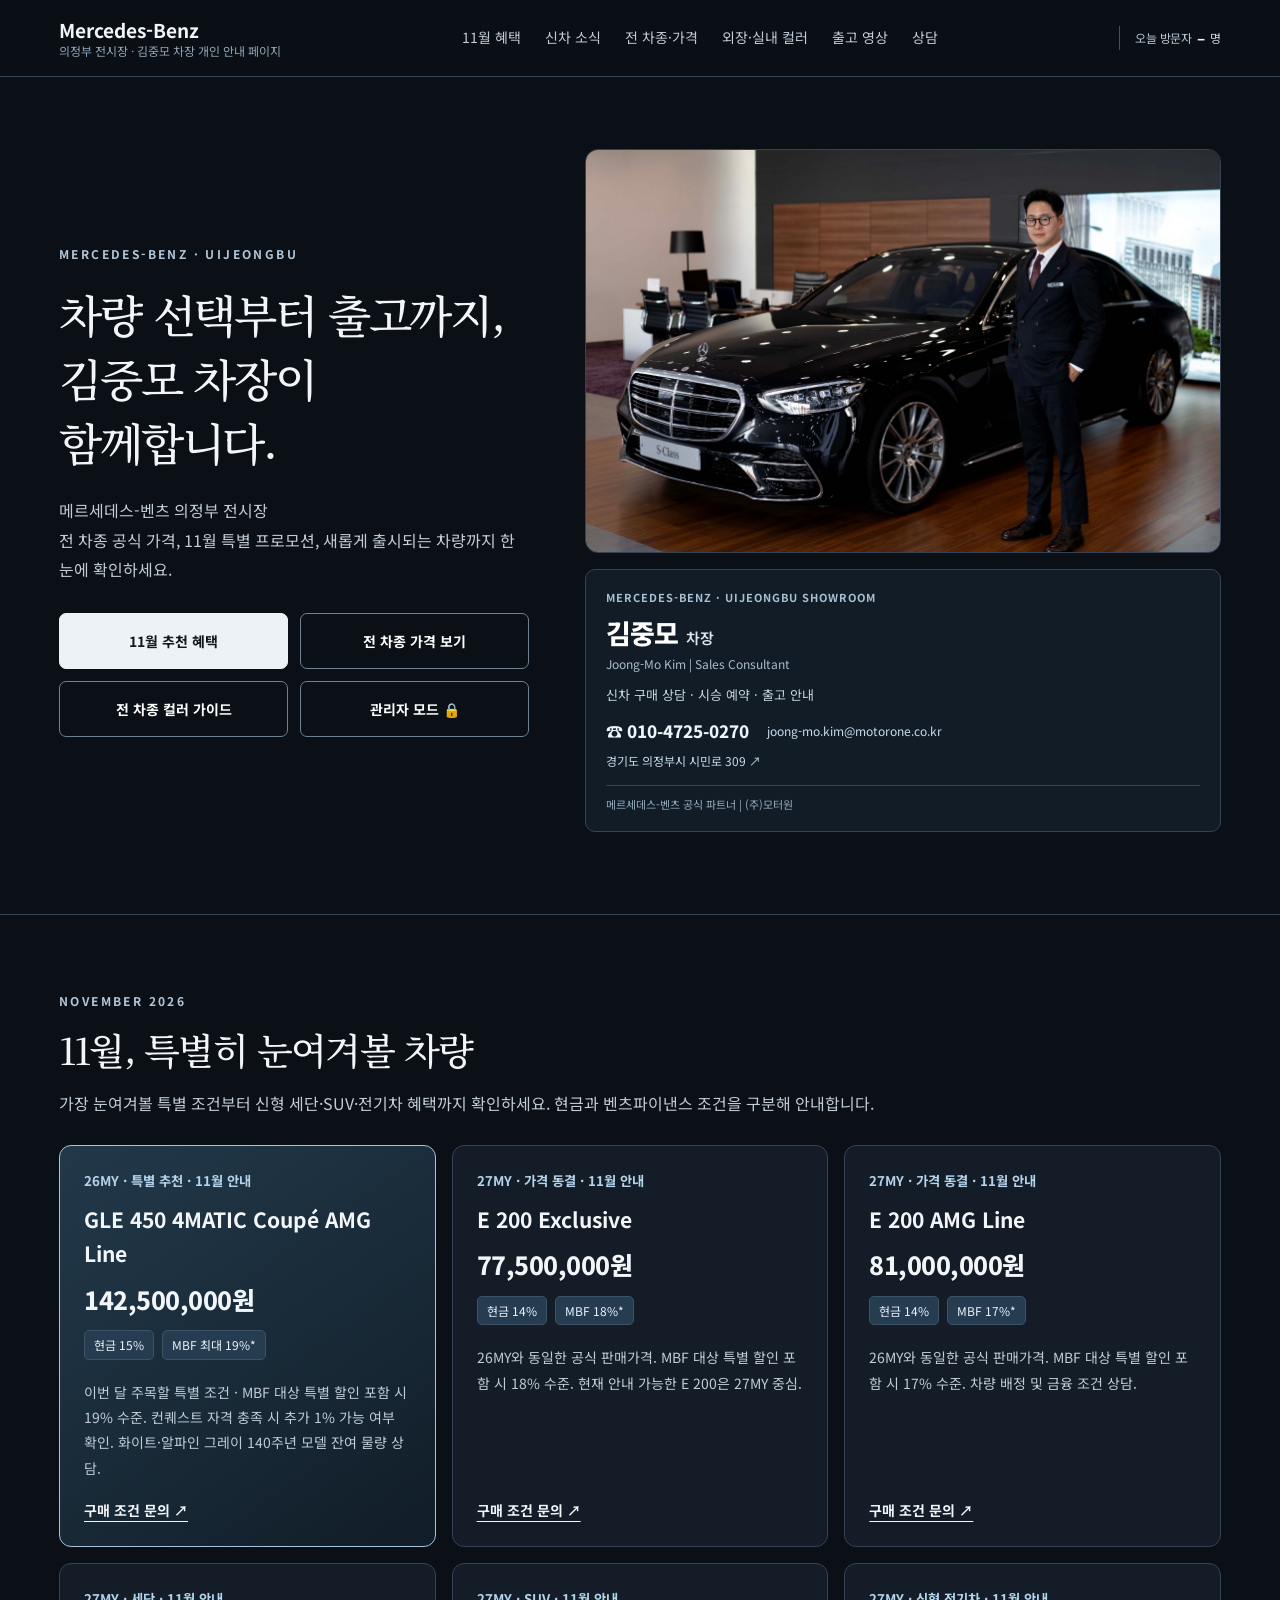
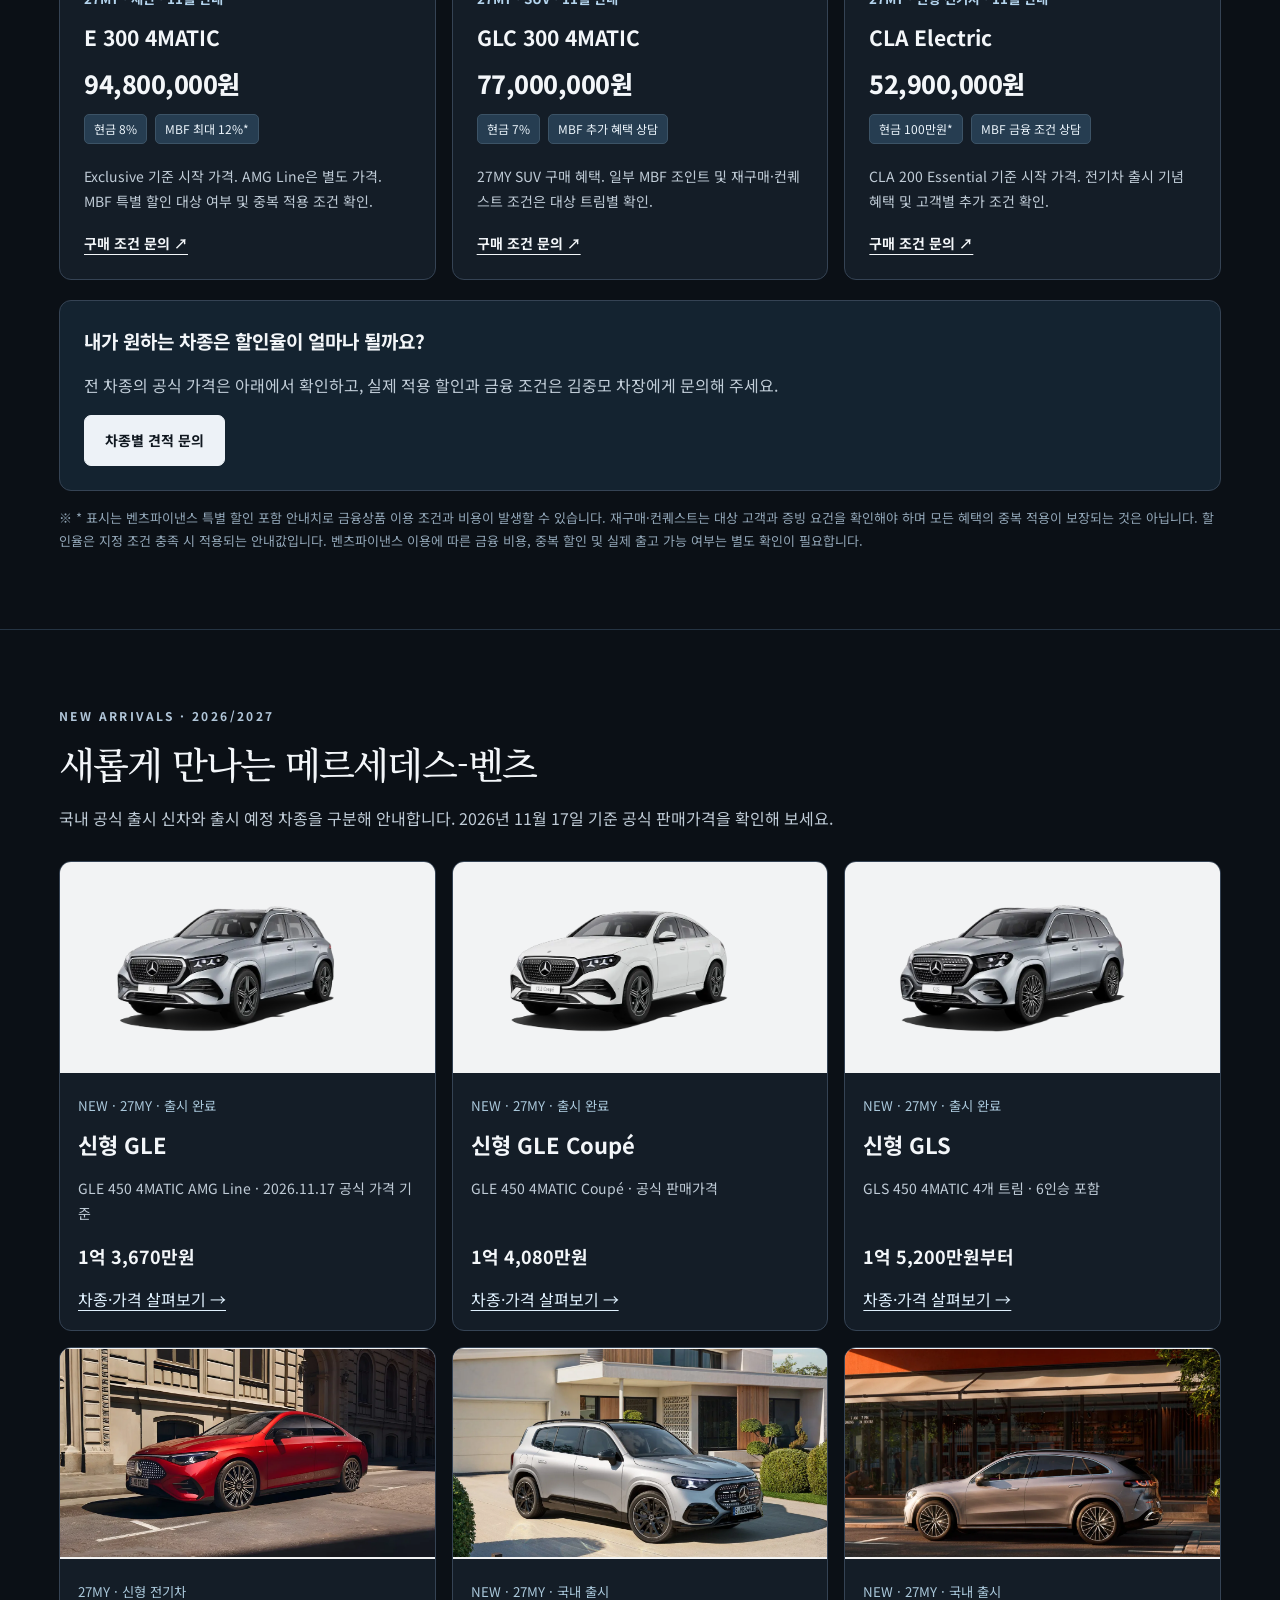
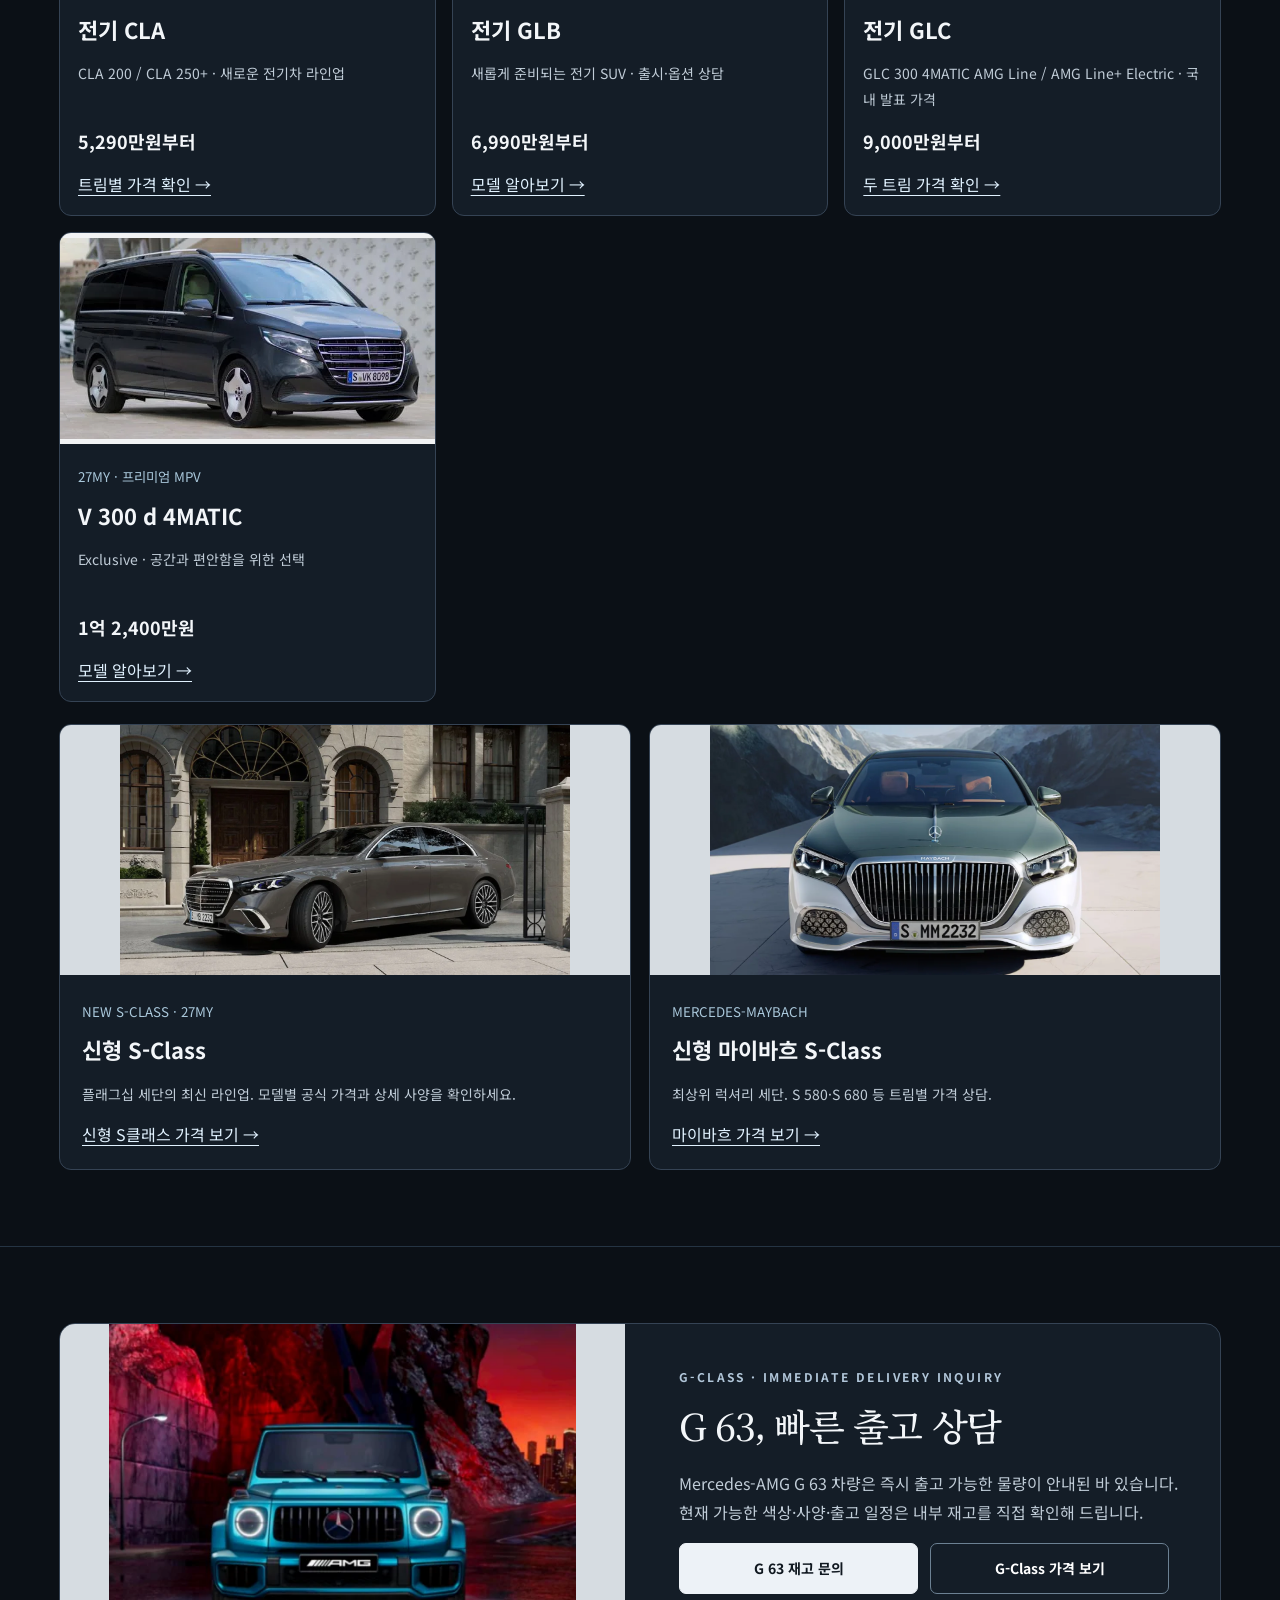
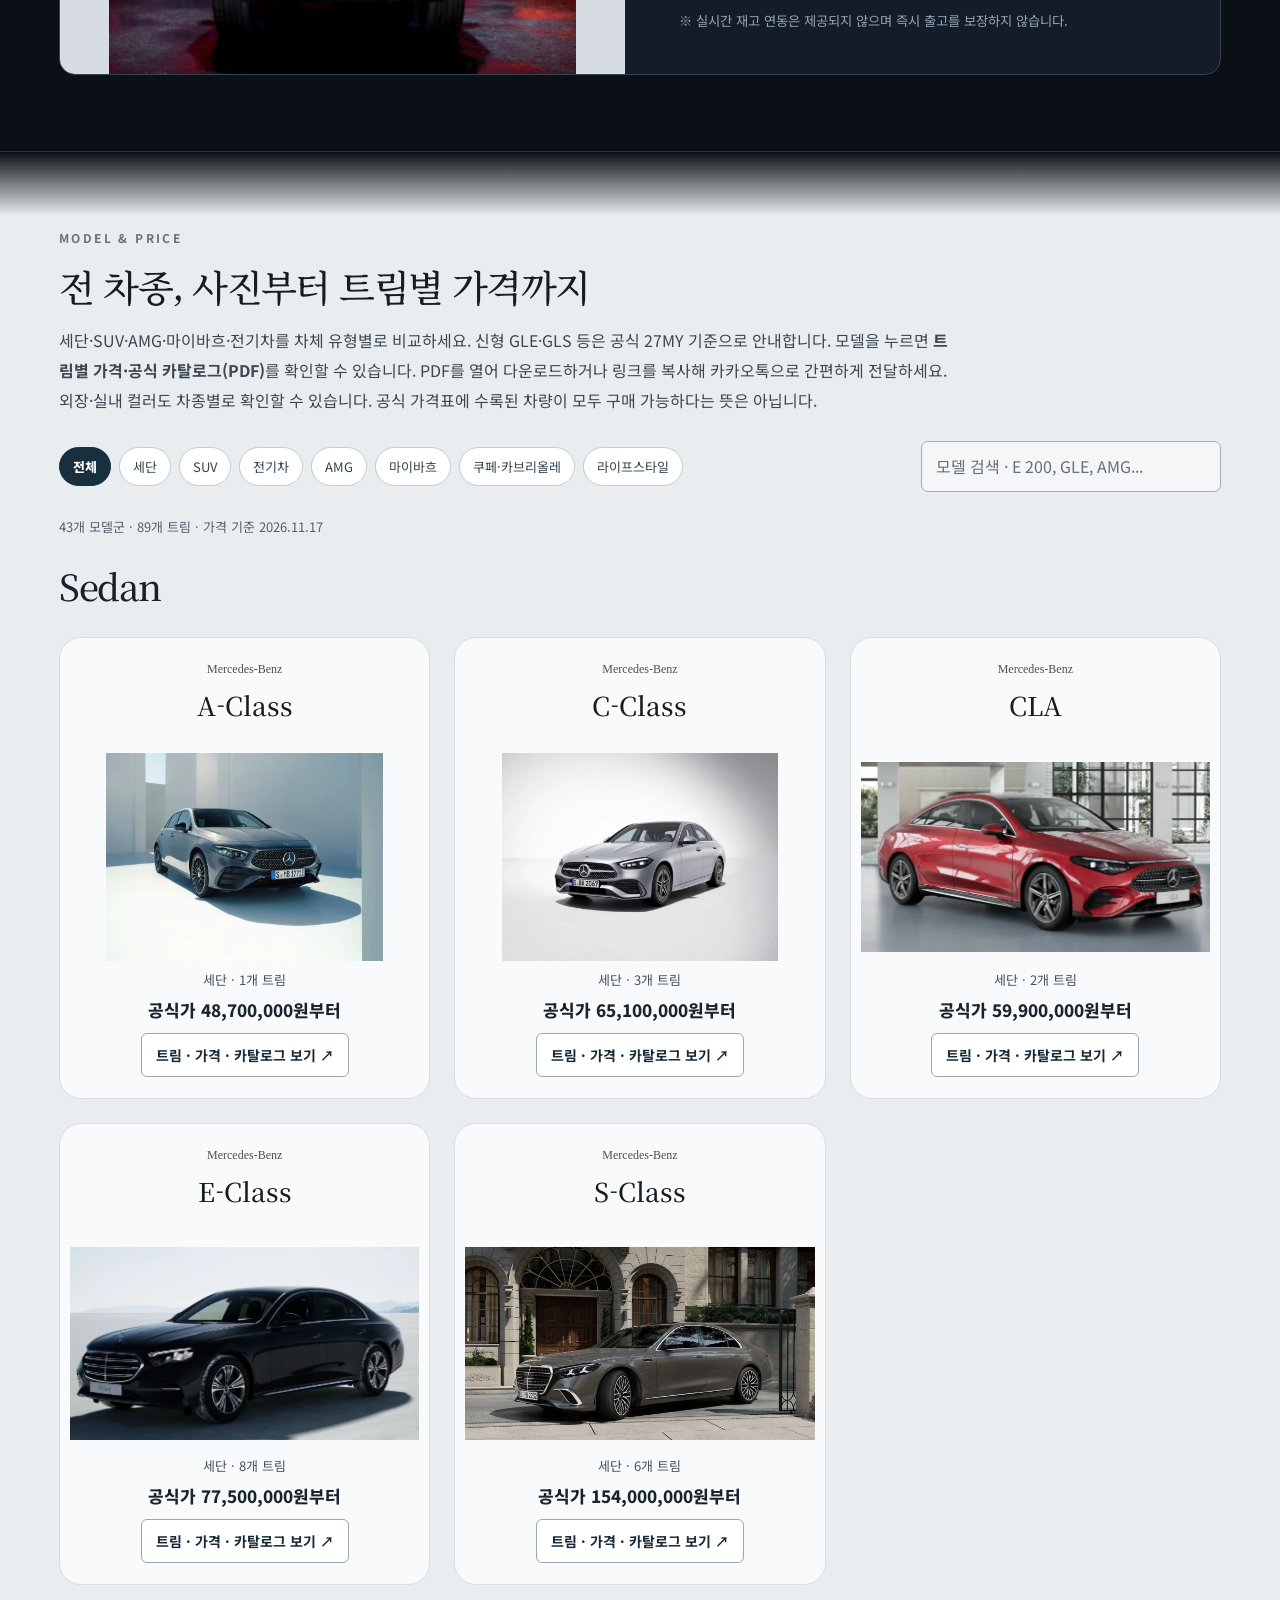
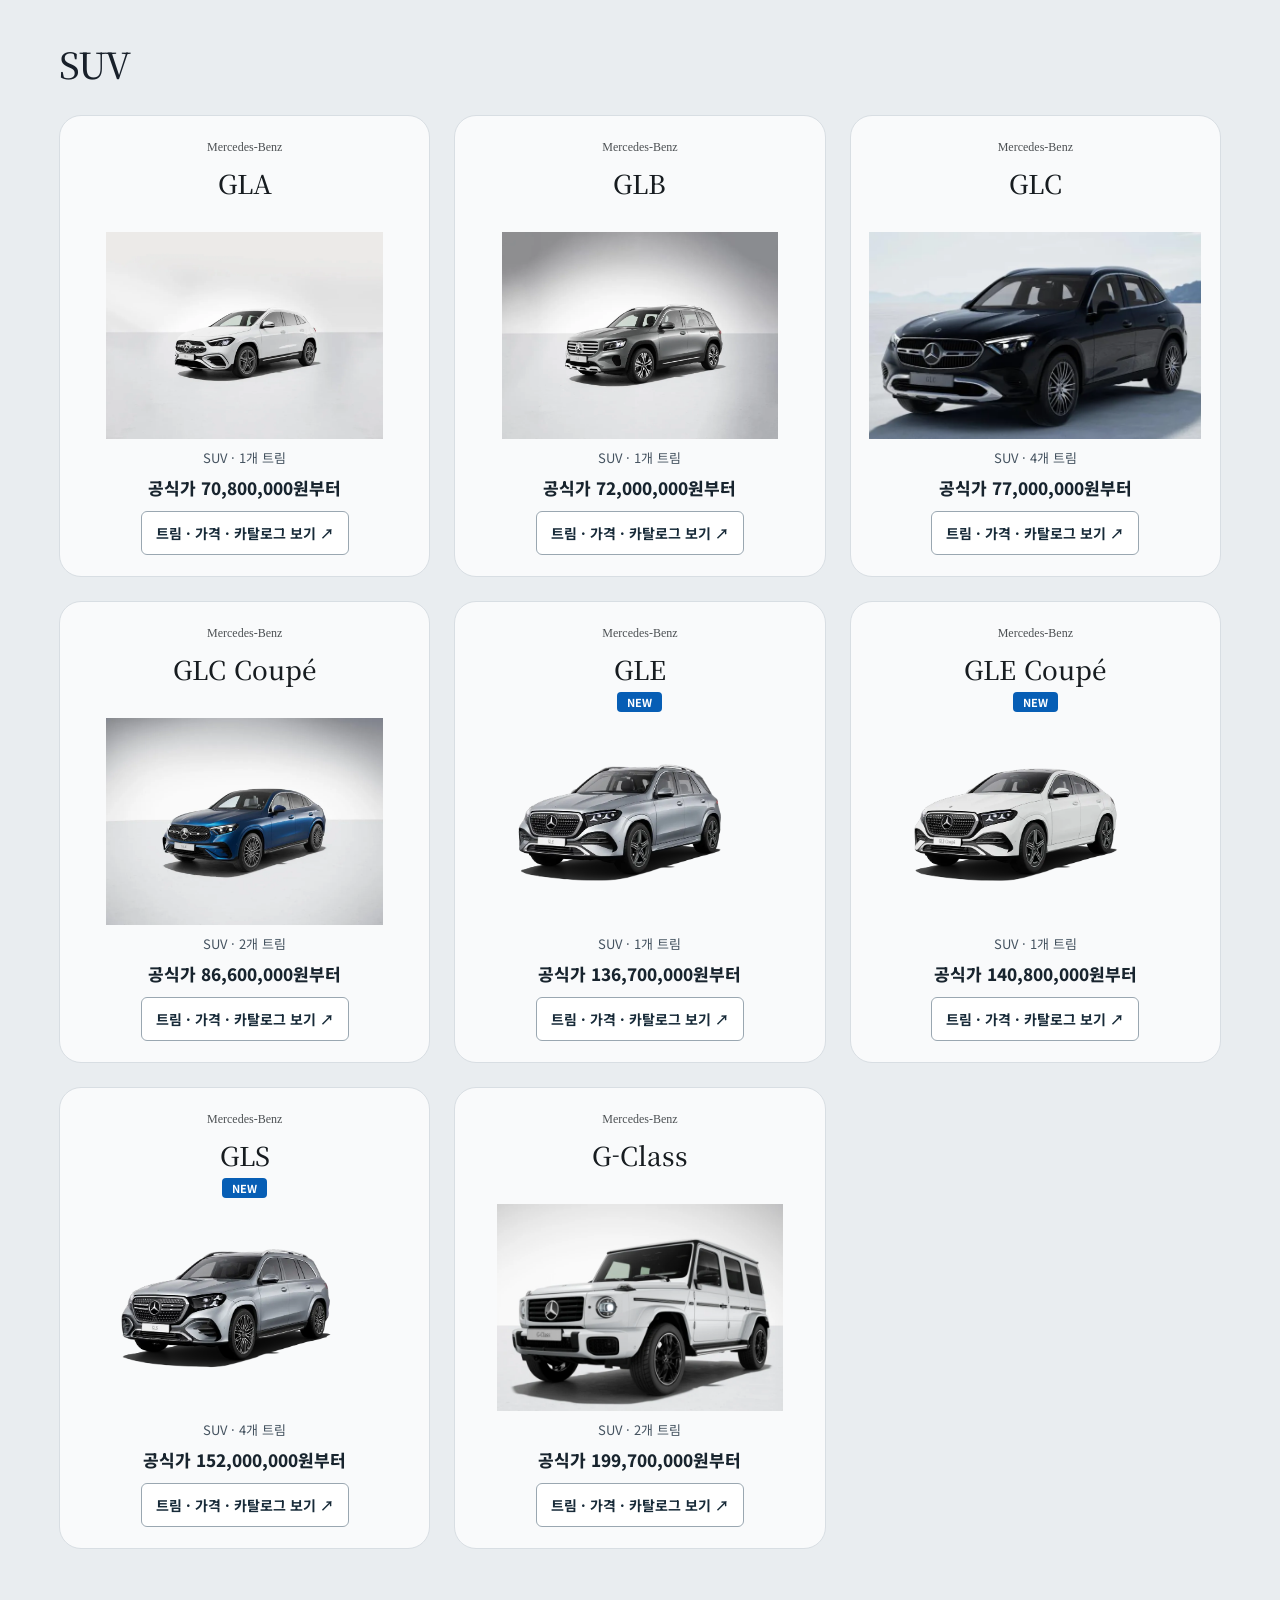
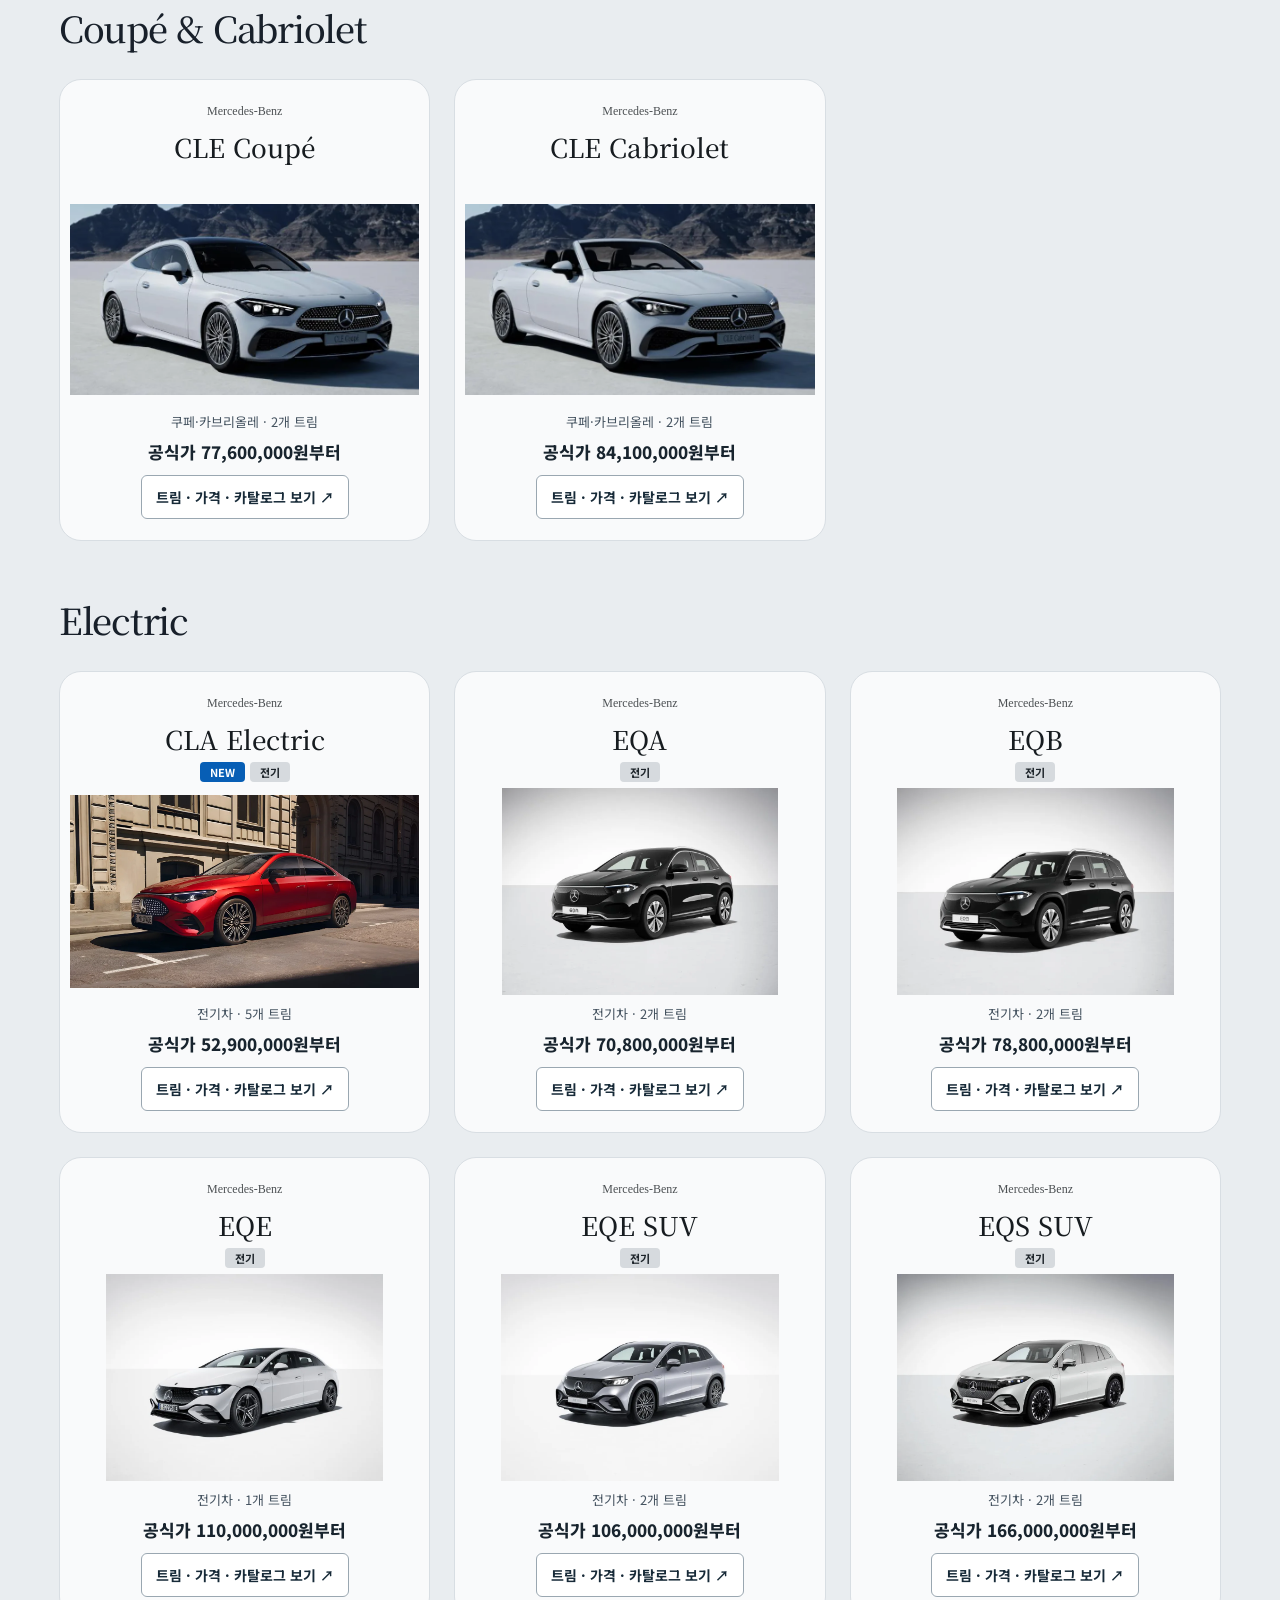
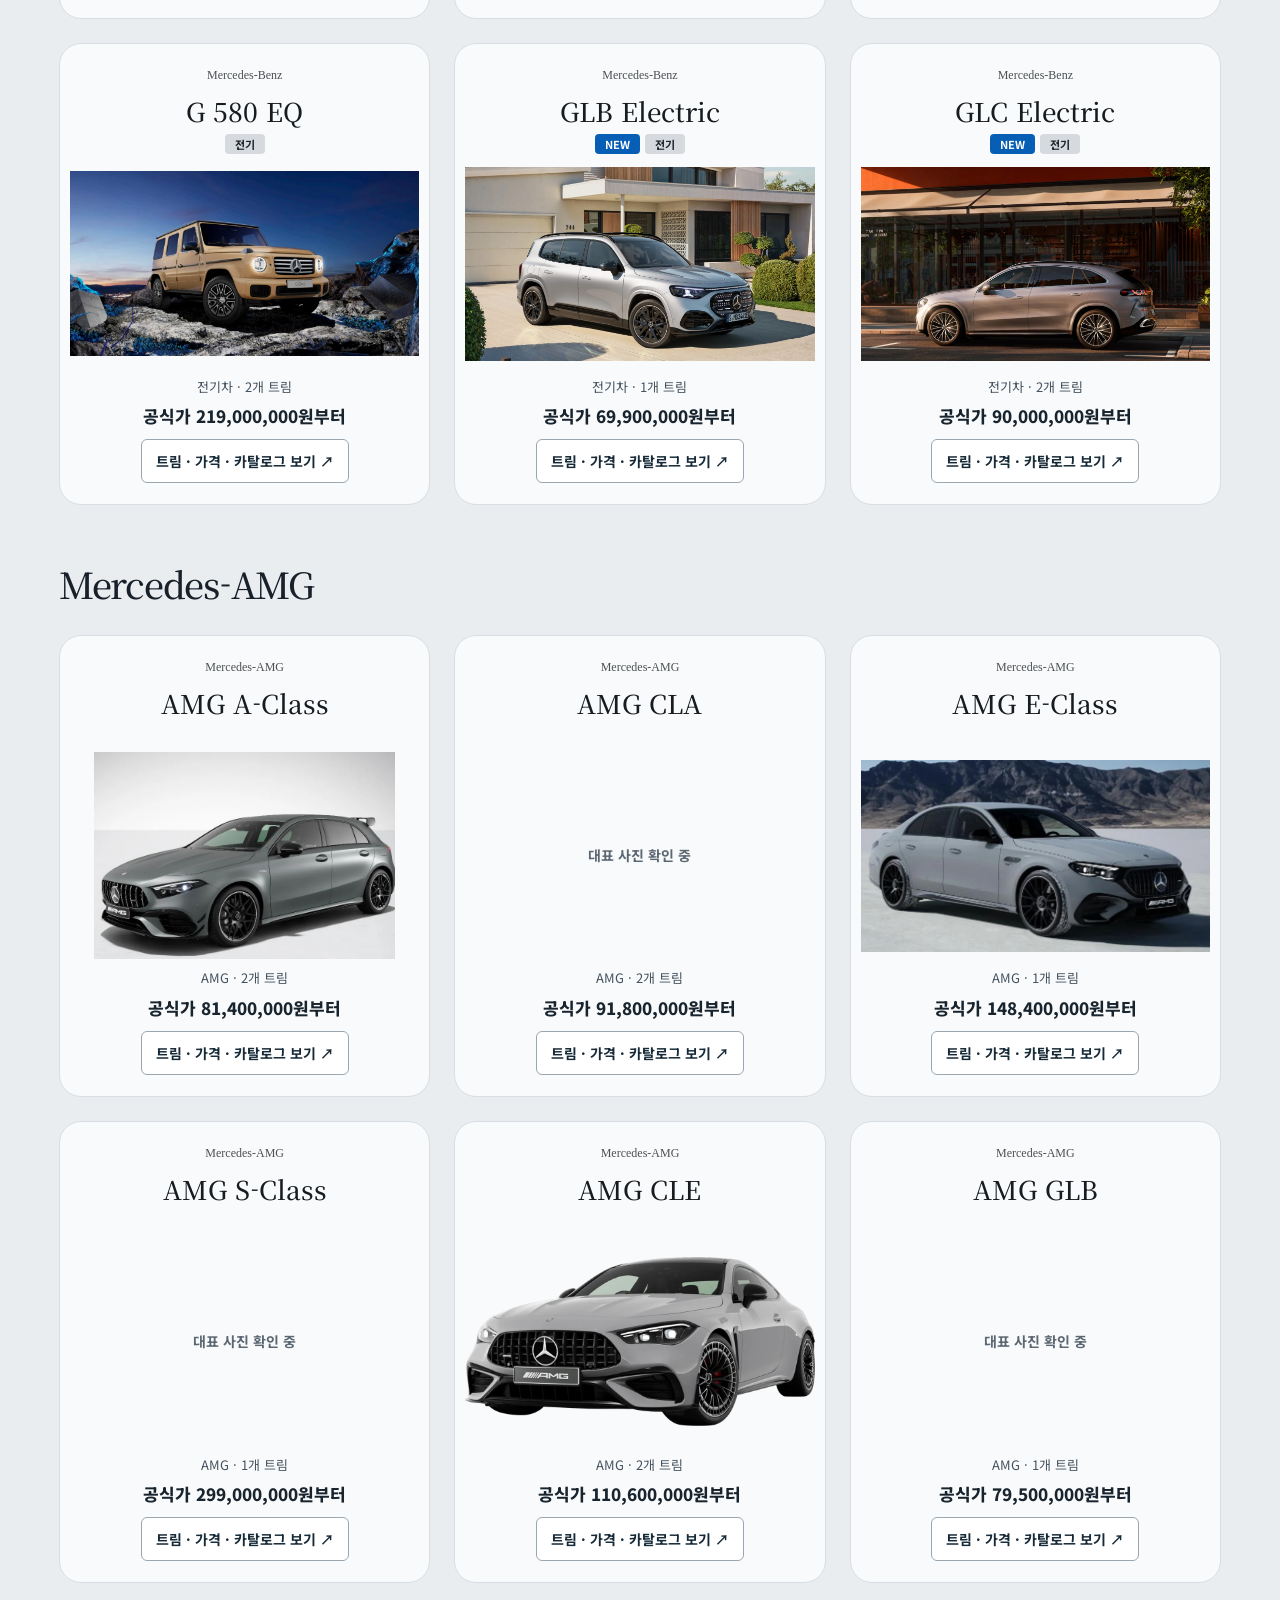
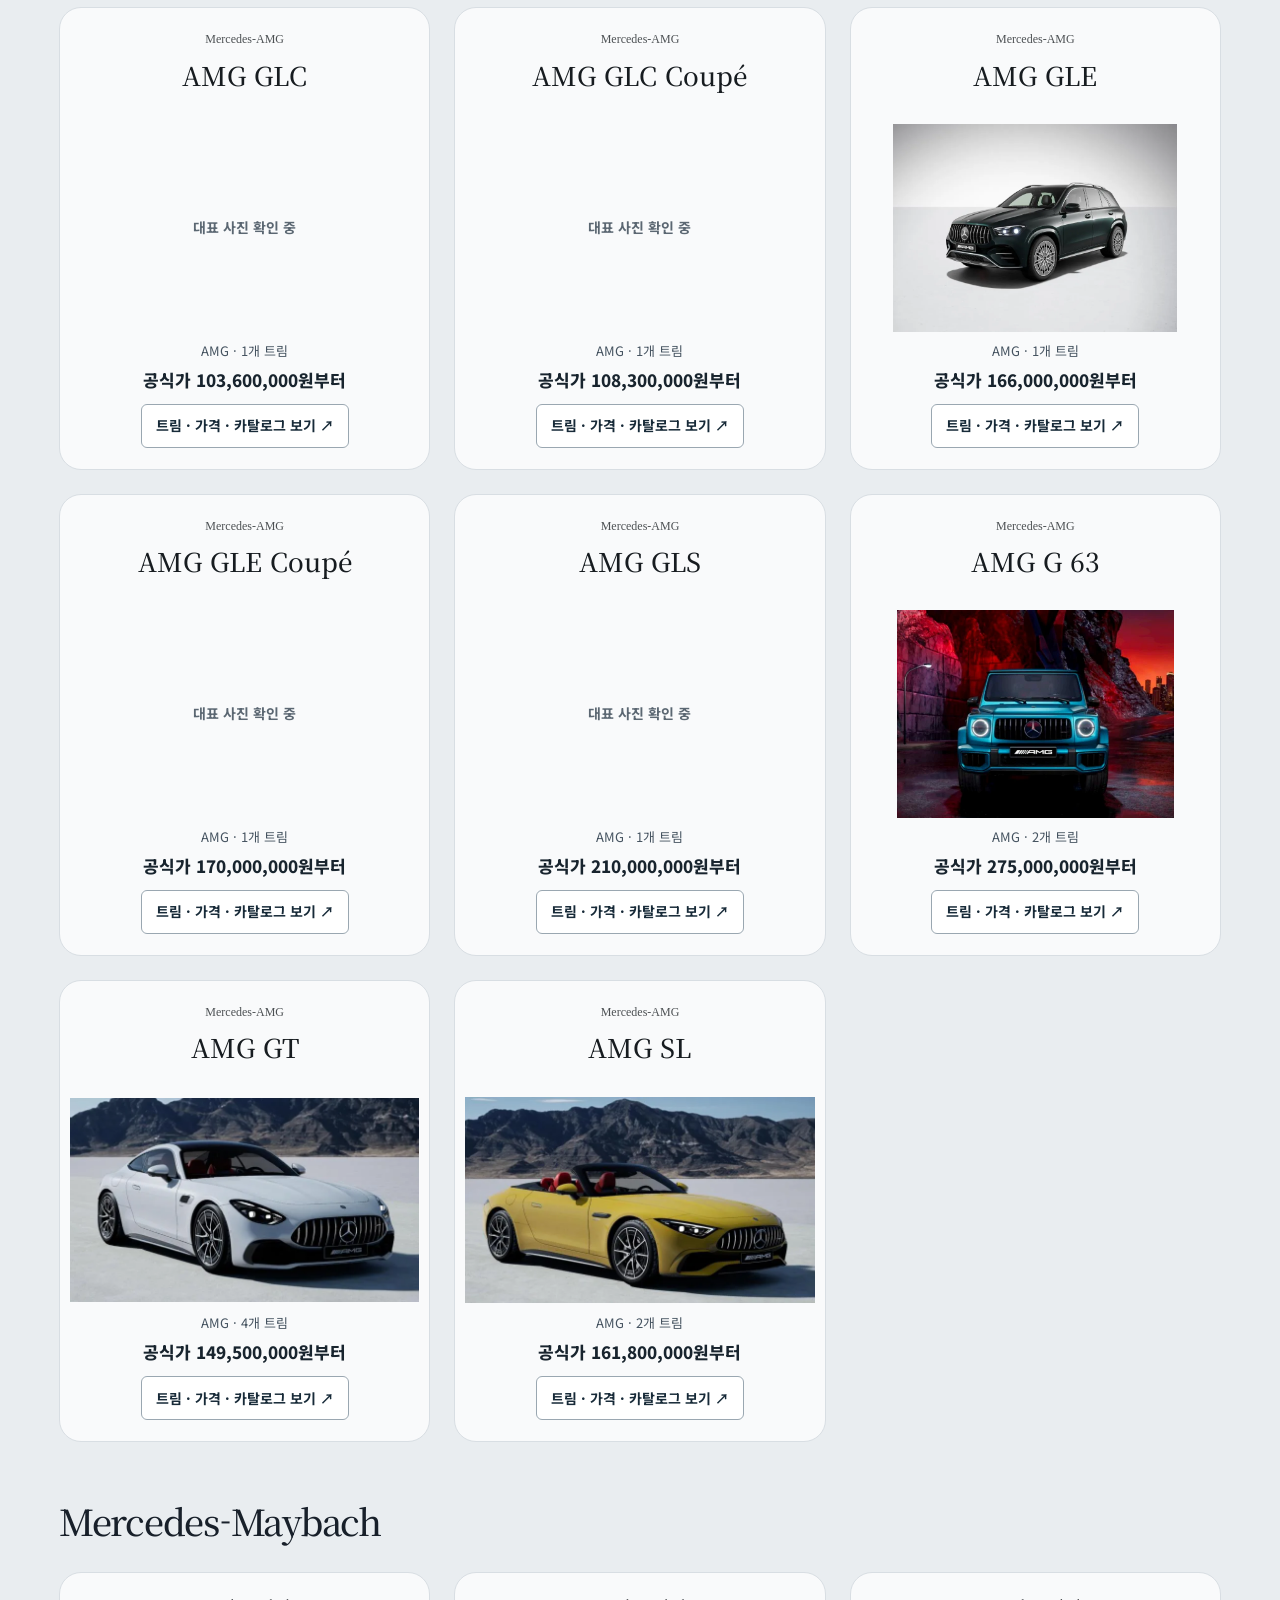
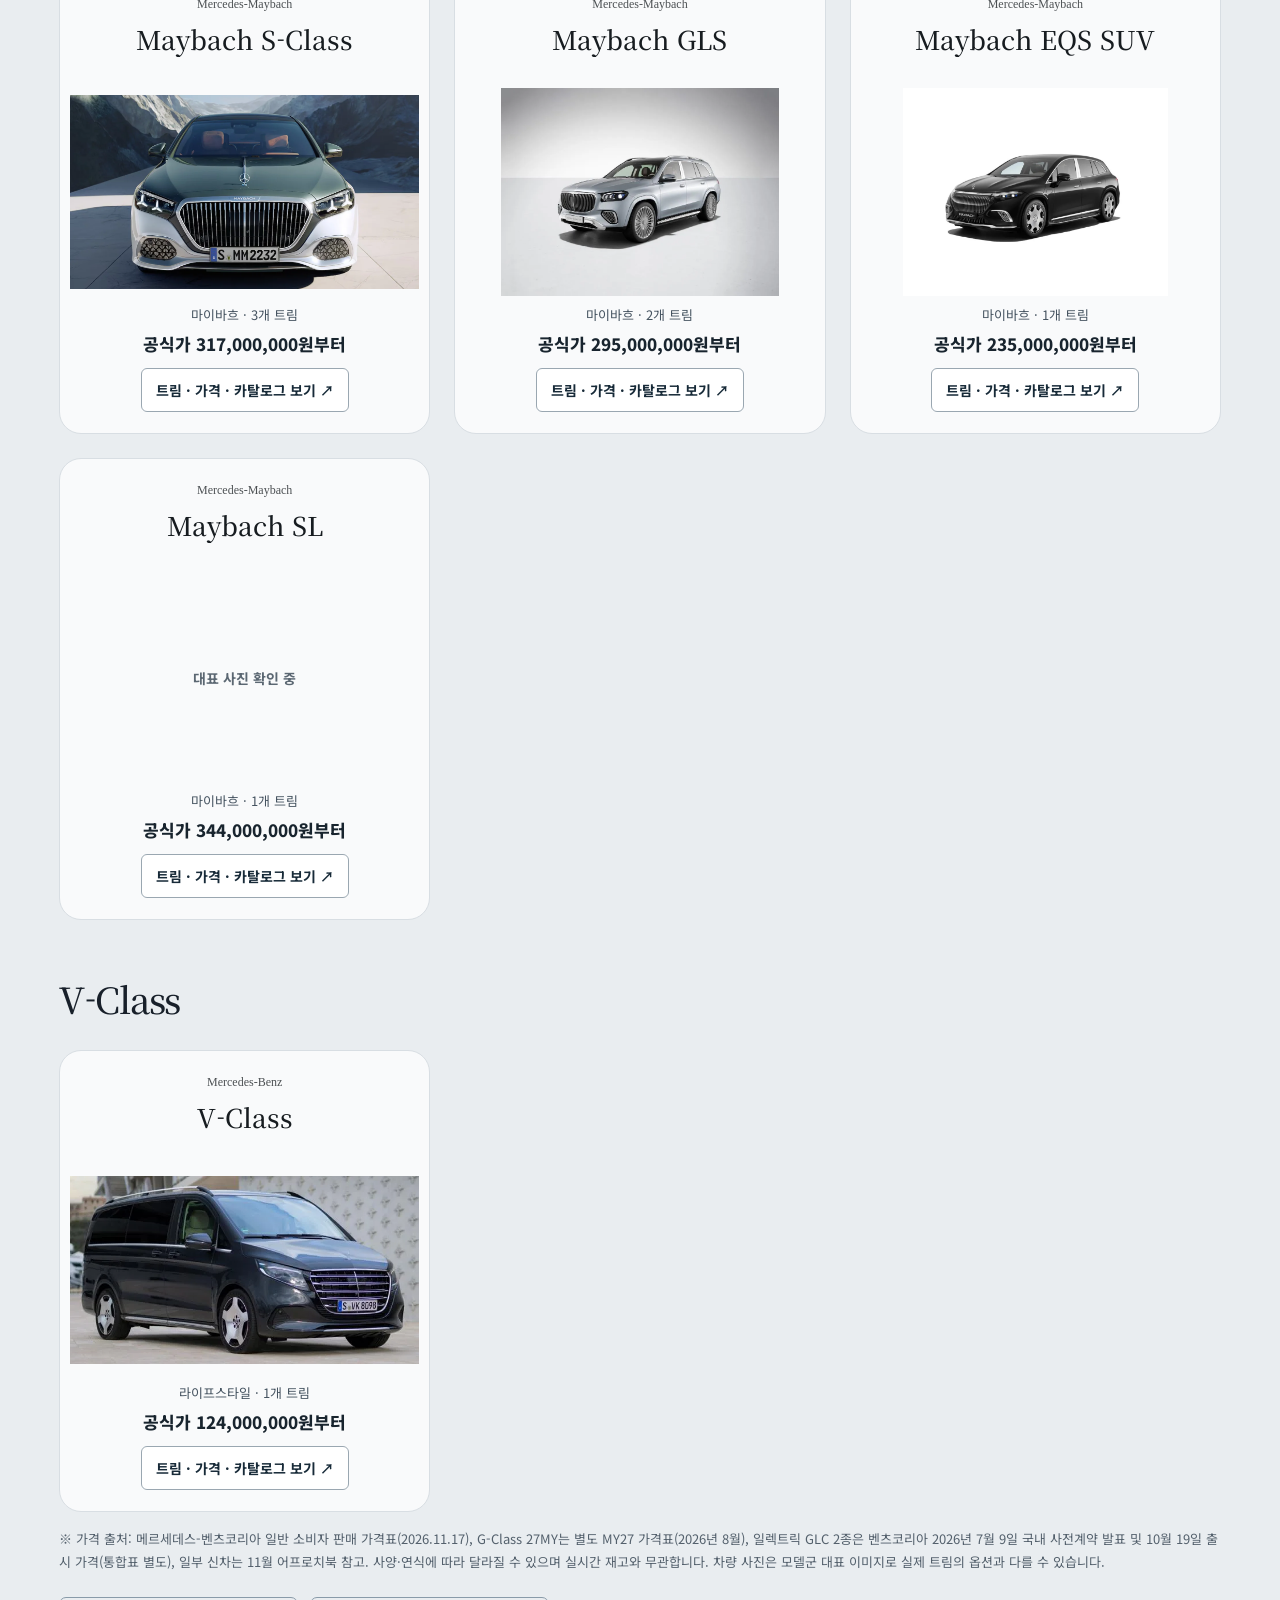
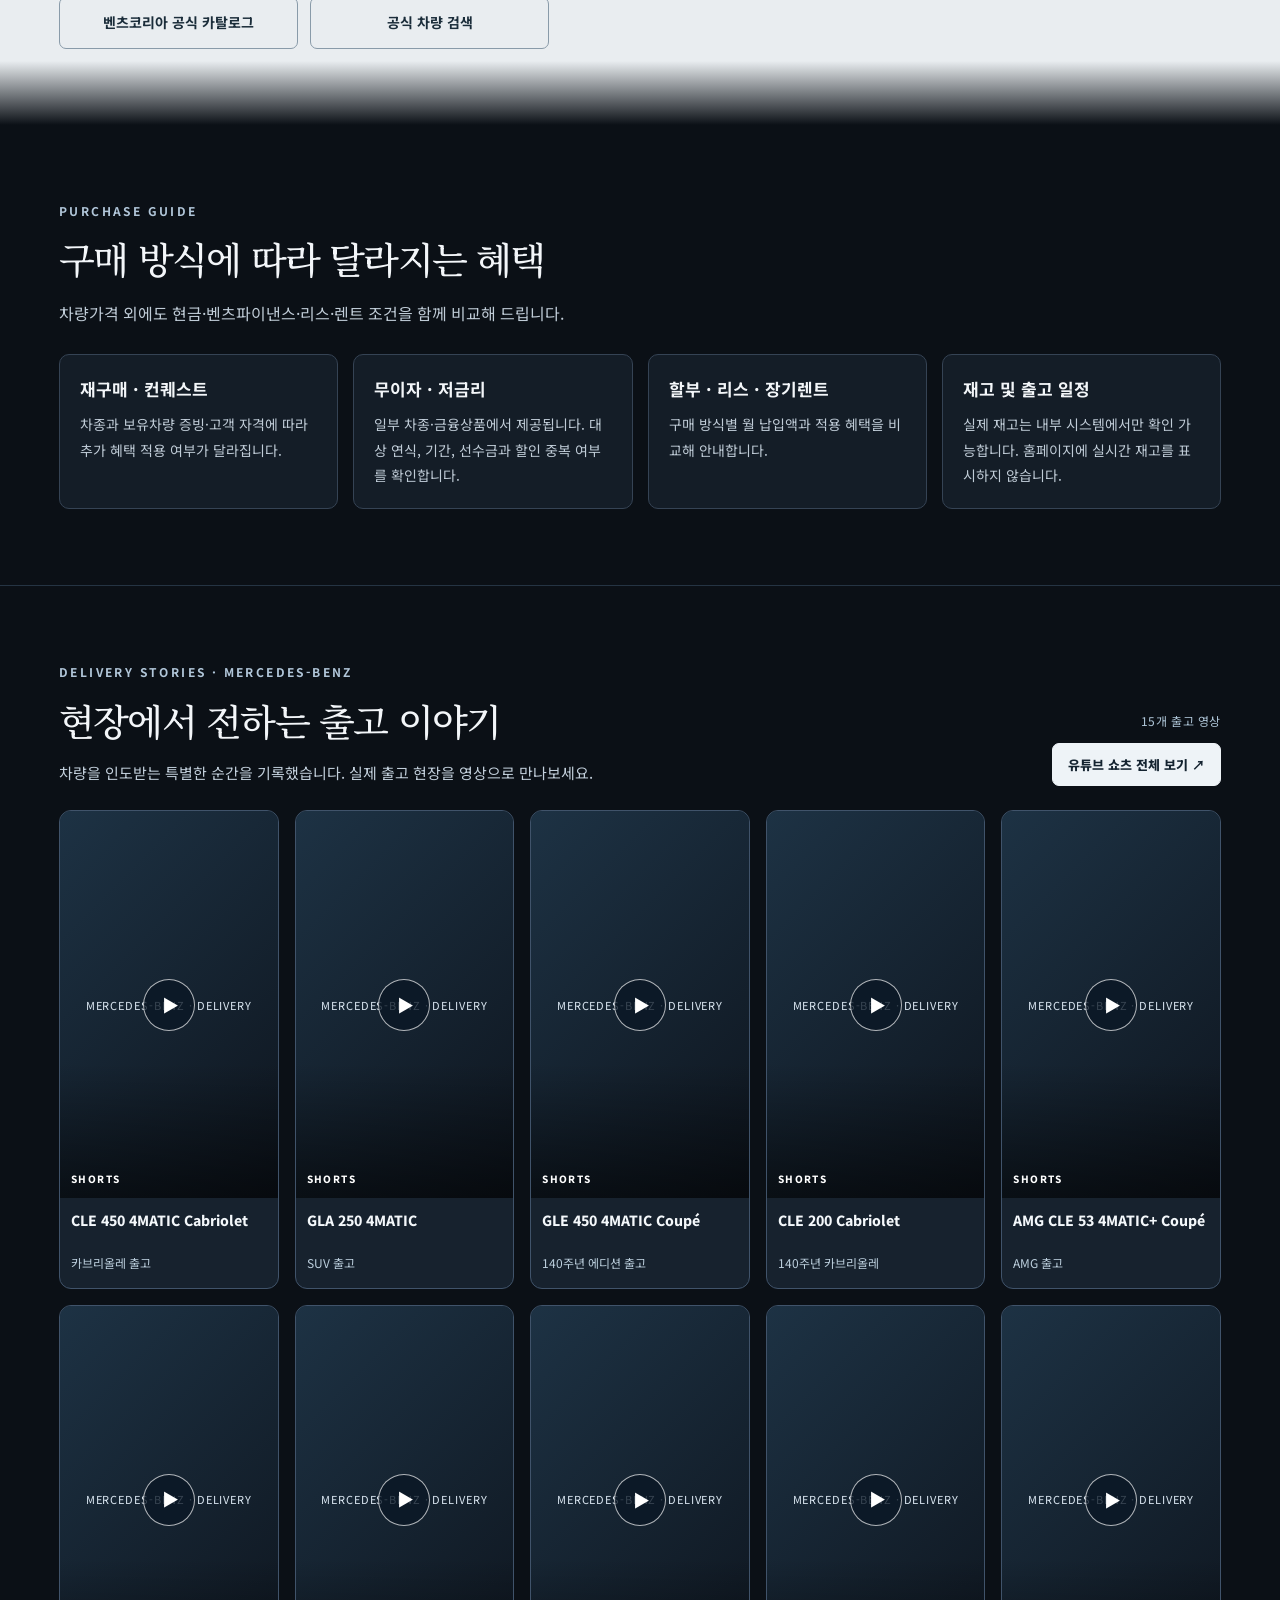
<file: index.html>
<!doctype html><html lang="ko"><head><meta charset="utf-8"><meta name="viewport" content="width=device-width,initial-scale=1"><meta name="description" content="메르세데스-벤츠 의정부 전시장 김중모 차장 개인 안내 페이지. 차량 정보 및 구매 상담." data-copy="meta_description"><title>Mercedes-Benz 의정부 | 김중모 차장</title>
<link rel="preconnect" href="https://fonts.googleapis.com"><link rel="preconnect" href="https://fonts.gstatic.com" crossorigin><link href="https://fonts.googleapis.com/css2?family=Noto+Sans+KR:wght@400;500;600;700;800&amp;family=Noto+Serif+KR:wght@400;500;600&amp;display=swap" rel="stylesheet">
<style>
:root{color-scheme:dark;--bg:#0b1016;--panel:#141d27;--panel2:#1a2632;--line:#354354;--ink:#f3f6f9;--sub:#c0ccd7;--muted:#91a5b6;--accent:#d8e6f2}*{box-sizing:border-box}html{scroll-behavior:smooth}body{margin:0;background:var(--bg);color:var(--ink);font-family:Arial,'Apple SD Gothic Neo','Malgun Gothic',sans-serif;line-height:1.65}a{color:inherit;text-decoration:none}button,input{font:inherit}button{cursor:pointer}button:focus-visible,a:focus-visible,input:focus-visible{outline:3px solid #90caff;outline-offset:3px}.wrap{max-width:1180px;margin:auto;padding:0 24px}header{position:sticky;top:0;z-index:30;background:#0b1016ee;border-bottom:1px solid var(--line);backdrop-filter:blur(12px)}.head{min-height:76px;display:flex;justify-content:space-between;align-items:center;gap:24px}.logo{font-size:19px;font-weight:700;line-height:1.3}.logo small{display:block;color:var(--muted);font-size:12px;font-weight:400}nav{display:flex;gap:24px;flex-wrap:wrap}nav a{font-size:14px;color:var(--sub)}nav a:hover{color:white}.hero{padding:72px 0 82px;border-bottom:1px solid var(--line)}.hero-grid{display:grid;grid-template-columns:minmax(0,.87fr) minmax(0,1.13fr);gap:56px;align-items:center}.eyebrow{font-size:12px;letter-spacing:.2em;color:#b1c6d9;font-weight:700;text-transform:uppercase}.hero h1{font-size:clamp(36px,4.3vw,60px);line-height:1.22;letter-spacing:-.04em;margin:18px 0 22px}.hero p{font-size:17px;color:var(--sub);margin:0 0 28px}.btns{display:grid;grid-template-columns:repeat(2,minmax(0,1fr));gap:12px;max-width:490px}.hero .btns>.btn{min-width:0;min-height:56px;width:100%;padding:12px 10px;text-align:center;line-height:1.45;word-break:keep-all;overflow-wrap:break-word}.btn{display:inline-flex;align-items:center;justify-content:center;padding:13px 20px;border:1px solid #6c8193;border-radius:7px;font-weight:700;font-size:14px;background:transparent;color:white}.btn.primary{background:#edf2f7;color:#101820;border-color:#edf2f7}.btn:hover{filter:brightness(1.15)}.hero-photo{margin:0}.hero-photo img{width:100%;height:auto;display:block;object-fit:contain;border-radius:13px;border:1px solid var(--line)}.hero-photo figcaption{font-size:12px;color:var(--muted);padding-top:9px}.section{padding:76px 0;border-bottom:1px solid #253443}.section h2{font-size:clamp(27px,3vw,37px);letter-spacing:-.035em;line-height:1.35;margin:10px 0 12px}.section-intro{color:var(--sub);margin:0 0 26px;font-size:15px}.promos{display:grid;grid-template-columns:repeat(3,minmax(0,1fr));gap:16px}.promo{background:var(--panel);border:1px solid var(--line);border-radius:12px;padding:24px;display:flex;flex-direction:column;min-height:260px}.promo small{color:#b4d4ed;font-weight:700}.promo h3{font-size:20px;margin:10px 0 8px}.price{font-size:24px;font-weight:800;letter-spacing:-.02em}.pills{display:flex;gap:8px;flex-wrap:wrap;margin:10px 0}.pill{background:#263d51;border:1px solid #3c5366;color:#ecf5fc;border-radius:5px;font-size:12px;padding:4px 9px}.promo p{font-size:13px;color:var(--sub);margin:10px 0 18px}.promo a{margin-top:auto;font-size:14px;font-weight:700;text-decoration:underline;text-underline-offset:5px}.muted-note{font-size:12px;color:var(--muted);margin:15px 0 0}.toolbar{display:flex;flex-wrap:wrap;align-items:center;justify-content:space-between;gap:14px;margin:24px 0}.filters{display:flex;flex-wrap:wrap;gap:8px}.filter{background:transparent;color:var(--sub);border:1px solid #526375;border-radius:24px;padding:8px 13px;font-size:13px}.filter.active{background:#e6eff7;color:#13202d;border-color:#e6eff7;font-weight:800}.search{border:1px solid #526375;background:#17222e;color:white;border-radius:7px;padding:11px 14px;min-width:260px;max-width:100%;width:300px}.count{color:var(--muted);font-size:13px;margin-bottom:16px}.models{display:grid;grid-template-columns:repeat(4,minmax(0,1fr));gap:16px}.model{background:var(--panel);border:1px solid var(--line);border-radius:12px;overflow:hidden;display:flex;flex-direction:column;min-width:0}.model-photo{background:#d8dee3;aspect-ratio:16/10;display:flex;align-items:center;justify-content:center;overflow:hidden}.model-photo img{width:100%;height:100%;object-fit:contain;display:block}.model-body{padding:17px;display:flex;flex-direction:column;flex:1}.model-body small{font-size:11px;color:#b5c9db}.model-body h3{font-size:18px;line-height:1.3;margin:6px 0 8px}.model-body .starting{font-weight:800;font-size:18px;margin-bottom:12px}.model-body button{margin-top:auto;text-align:left;background:transparent;border:0;padding:9px 0 0;color:#e7f2fa;font-weight:700;font-size:13px}.benefits{display:grid;grid-template-columns:repeat(4,minmax(0,1fr));gap:15px}.benefit{border:1px solid var(--line);background:var(--panel);padding:20px;border-radius:10px}.benefit h3{font-size:17px;margin:0 0 9px}.benefit p{color:var(--sub);font-size:13px;margin:0}.video-box{display:grid;grid-template-columns:220px 1fr;gap:30px;align-items:center}.video-box img{width:100%;aspect-ratio:9/16;object-fit:cover;border-radius:12px}.contact{background:linear-gradient(125deg,#1b2d3d,#111a24);border:1px solid #50677b;border-radius:14px;padding:34px}.contact h2{margin:0 0 8px}.contact p{color:var(--sub);margin:0 0 22px}.footer{font-size:12px;color:var(--muted);padding:32px 0 90px}.mobile-contact{display:none}.dialog{border:1px solid #53697d;border-radius:14px;padding:0;background:#111b25;color:white;max-width:min(780px,calc(100% - 24px));width:100%;max-height:85vh;overflow:auto;box-shadow:0 25px 80px #000a}.dialog::backdrop{background:#000b}.dialog-head{display:flex;justify-content:space-between;gap:16px;align-items:center;padding:22px 25px;border-bottom:1px solid var(--line);position:sticky;top:0;background:#111b25;z-index:1}.dialog-head h3{font-size:23px;margin:0}.close{border:1px solid #62778b;border-radius:6px;background:transparent;color:white;padding:6px 12px}.dialog-body{padding:20px 25px 26px}.dialog-body img{display:block;width:100%;height:auto;max-height:330px;object-fit:contain;background:#d9dfe3;border-radius:9px}.dialog-note{font-size:12px;color:var(--muted);margin:10px 0 20px}.price-table{width:100%;border-collapse:collapse;font-size:14px}.price-table th{text-align:left;color:#bcd1e2;font-size:12px;border-bottom:1px solid #43566a;padding:11px 7px}.price-table td{border-bottom:1px solid #283a4b;padding:13px 7px;vertical-align:top}.price-table td:last-child{text-align:right;font-weight:700;white-space:nowrap}.price-table td:nth-child(2){white-space:nowrap;color:#b4c5d5}.dialog-actions{margin-top:23px}.subhead{font-size:14px;font-weight:700;margin:22px 0 8px;color:#d9e7f3}@media(max-width:1000px){.models{grid-template-columns:repeat(3,minmax(0,1fr))}.benefits{grid-template-columns:repeat(2,minmax(0,1fr))}.hero-grid{gap:30px}}@media(max-width:740px){.wrap{padding:0 18px}.head{min-height:68px;flex-direction:column;align-items:flex-start;gap:8px;padding-top:12px;padding-bottom:12px}nav{gap:16px}.hero{padding:34px 0 48px}.hero-grid{grid-template-columns:1fr;gap:25px}.hero h1{font-size:clamp(32px,8vw,46px)}.hero p{font-size:15px}.hero-photo{max-width:100%}.hero-photo img{height:auto;max-height:none;object-fit:contain}.section{padding:49px 0}.promos{grid-template-columns:1fr}.promo{min-height:0}.models{grid-template-columns:repeat(2,minmax(0,1fr));gap:10px}.model-body{padding:12px}.model-body h3{font-size:16px}.model-body .starting{font-size:15px}.toolbar{align-items:stretch}.search{width:100%}.video-box{grid-template-columns:130px 1fr;gap:16px}.mobile-contact{display:grid;position:fixed;z-index:25;bottom:0;left:0;right:0;grid-template-columns:1fr 1fr;background:#0d1823;border-top:1px solid #53687a;padding:9px 12px;gap:9px}.mobile-contact a{display:block;text-align:center;padding:10px 8px;border-radius:6px;background:#eef4f8;color:#102030;font-weight:800;font-size:14px}.mobile-contact a:last-child{background:#24394b;color:white}.footer{padding-bottom:115px}.dialog-head{padding:16px}.dialog-body{padding:15px}.price-table{font-size:12px}.price-table td{padding:10px 4px}.price-table td:nth-child(2){font-size:11px}}@media(max-width:390px){.models{grid-template-columns:1fr}.model-photo{aspect-ratio:16/8}.benefits{grid-template-columns:1fr}}

/* v4 improvements */
.wrap{max-width:1210px}.hero-grid{grid-template-columns:minmax(0,.85fr) minmax(0,1.15fr)}.hero-photo{width:100%;max-width:none}.hero-photo img{display:block;width:100%;height:auto!important;max-height:none!important;object-fit:contain!important;object-position:center!important}.hero h1{font-size:clamp(36px,4.1vw,64px)}.section h2{font-size:clamp(27px,3.1vw,40px)}.section-intro{font-size:16px;line-height:1.8}.promos{grid-template-columns:repeat(3,minmax(0,1fr))}.promo:first-child{border-color:#a7c4da;background:linear-gradient(145deg,#22394a,#111d28)}.promo h3{font-size:21px}.promo .price{font-size:25px}.promo p{line-height:1.75}.offer-follow{margin-top:20px;padding:24px;border:1px solid var(--line);border-radius:12px;background:#142330}.offer-follow strong{font-size:19px}.offer-follow p{color:var(--sub)}.launch-grid{display:grid;grid-template-columns:repeat(4,minmax(0,1fr));gap:16px;margin-top:28px}.launch,.flagship{overflow:hidden;background:var(--panel);border:1px solid var(--line);border-radius:12px}.launch img{display:block;width:100%;aspect-ratio:16/10;object-fit:contain;background:#d6dce1}.launch>div{padding:18px}.launch small,.flagship small{color:#a9c7da}.launch h3,.flagship h3{margin:8px 0;font-size:22px}.launch p,.flagship p{line-height:1.7;color:var(--sub);min-height:52px}.launch strong{display:block;font-size:18px;margin:14px 0}.launch a,.flagship a{color:#e1f2ff;text-decoration:underline;text-underline-offset:4px}.flagship-grid{display:grid;grid-template-columns:repeat(2,minmax(0,1fr));gap:18px;margin-top:22px}.flagship img{display:block;width:100%;height:250px;object-fit:contain;background:#d6dce1}.flagship>div{padding:22px}.flagship p{min-height:0}.g63-feature{display:grid;grid-template-columns:1fr 1fr;gap:30px;align-items:center;background:var(--panel);border:1px solid var(--line);border-radius:16px;overflow:hidden}.g63-feature>img{width:100%;height:350px;object-fit:contain;background:#d6dce1}.g63-feature>div{padding:24px}.g63-feature p{font-size:16px;line-height:1.8;color:var(--sub)}.g63-feature small{display:block;color:var(--muted);margin-top:16px}.model-photo img{object-fit:contain!important;background:#d9dfe3}.video-box img{object-fit:contain}.head nav{flex-wrap:wrap}
@media(max-width:980px){.launch-grid{grid-template-columns:repeat(2,minmax(0,1fr))}.hero-grid{grid-template-columns:1fr}.hero-photo{max-width:760px}.promos{grid-template-columns:repeat(2,minmax(0,1fr))}}
@media(max-width:740px){.wrap{padding:0 18px}.hero-grid{grid-template-columns:1fr}.hero-photo img{width:100%;height:auto!important;object-fit:contain!important}.launch-grid{grid-template-columns:repeat(2,minmax(0,1fr));gap:10px}.launch>div{padding:13px}.launch h3{font-size:18px}.launch p{font-size:13px}.launch strong{font-size:15px}.flagship-grid,.g63-feature{grid-template-columns:1fr}.flagship img{height:auto;max-height:300px}.g63-feature>img{height:auto;max-height:330px}.promos{grid-template-columns:1fr}.promo .price{font-size:24px}.section{padding:52px 0}.hero{padding-top:38px}}
@media(max-width:400px){.launch-grid{grid-template-columns:1fr}.launch img{aspect-ratio:16/9}.models{grid-template-columns:1fr}}

/* Typography B: elegant Korean serif headlines, clear sans-serif information */
body{font-family:"Noto Sans KR","Apple SD Gothic Neo","Malgun Gothic",sans-serif}
.hero h1,.section h2,.contact h2{font-family:"Noto Serif KR","AppleMyungjo","Batang",serif;font-weight:500;letter-spacing:-.048em;word-break:keep-all;overflow-wrap:break-word}
.hero h1{font-size:clamp(32px,3.5vw,52px);line-height:1.43;margin:18px 0 22px}
.section h2{font-size:clamp(27px,2.9vw,38px);line-height:1.52}
.contact h2{font-size:clamp(26px,2.6vw,36px);line-height:1.48}
.hero p{font-size:16px;line-height:1.85}
.section-intro{font-size:16px;line-height:1.85}
.promo p,.benefit p,.launch p,.flagship p{font-size:14px;line-height:1.8}
.model-body small{font-size:12px}
.muted-note{font-size:13px;line-height:1.8}
.footer{font-size:13px;line-height:1.8}
.price,.promo .price,.model-body .starting,.launch strong{font-family:"Noto Sans KR","Apple SD Gothic Neo","Malgun Gothic",sans-serif;font-variant-numeric:tabular-nums}
@media(max-width:740px){
 .hero h1{font-size:clamp(30px,7.2vw,42px);line-height:1.45}
 .section h2{font-size:clamp(26px,6.2vw,34px);line-height:1.5}
 .hero p{font-size:15px;line-height:1.85}
 .section-intro{font-size:15px;line-height:1.85}
}

[hidden]{display:none!important}.photo-pending,.g63-photo-pending{display:flex;align-items:center;justify-content:center;text-align:center;background:#d6dce1;color:#273d51;font-size:14px;font-weight:700;padding:14px}.photo-pending{width:100%;height:100%;min-height:150px}.g63-photo-pending{min-height:350px}@media(max-width:740px){.g63-photo-pending{min-height:260px}}

/* Minimal, real visitor activity indicator in the top navigation */
.header-visit{display:inline-flex;align-items:center;justify-content:flex-end;gap:5px;flex-shrink:0;white-space:nowrap;border-left:1px solid #405266;padding-left:15px;font-size:12px;color:#bacbd9;letter-spacing:-.01em}
.header-visit strong{font-size:15px;color:#f5f8fb;font-weight:800;font-variant-numeric:tabular-nums}
.header-visit-unit{color:#cedae3}
@media(max-width:1100px){.head{flex-wrap:wrap;gap:8px 18px;padding-top:11px;padding-bottom:11px}.head nav{order:3;width:100%;justify-content:center;gap:14px}.header-visit{margin-left:auto}}
@media(max-width:600px){.head nav{justify-content:flex-start;gap:10px 14px}.head nav a{font-size:12px}.header-visit{font-size:11px;padding-left:9px}.header-visit strong{font-size:13px}.header-visit-unit{font-size:11px}.logo{font-size:17px}}


/* 2026-11-20 gallery: uniform photo stage, trim-accurate model heroes. */
.models{grid-auto-rows:1fr;align-items:stretch;gap:16px}
.model{height:100%;min-width:0}
.model-photo{width:100%;aspect-ratio:16/10;overflow:hidden;background:#e5e9ed;isolation:isolate}
.model-photo img{display:block;width:100%;height:100%;object-fit:contain!important;object-position:center;transform:none;image-rendering:auto;background:transparent!important}
.model-photo--studio img{transform:scale(1.075)}
.model-body{display:grid;grid-template-rows:auto minmax(1.6em,auto) minmax(2.7em,auto) 1fr;gap:5px;min-height:163px;padding:17px}
.model-body small{line-height:1.4}
.model-body h3{margin:0;font-size:17px;line-height:1.45}
.model-body .starting{margin:0;align-self:start;line-height:1.5}
.model-body button{align-self:end;margin:0;padding-top:9px;line-height:1.5}
@media(max-width:740px){.models{gap:11px}.model-body{padding:12px;min-height:155px;gap:4px}.model-body h3{font-size:15px}.model-body .starting{font-size:14px}.model-photo{aspect-ratio:16/10}}
@media(max-width:390px){.model-photo{aspect-ratio:16/10}.model-body{min-height:145px}}
.hero-photo .consultant-card{display:flex;flex-direction:column;align-items:flex-start;gap:5px;margin-top:16px;padding:19px 20px 18px;border:1px solid #344453;border-radius:10px;background:#121c27;color:#eaf0f6;font-size:14px;line-height:1.55}
.consultant-card-kicker{color:#a8c0d2;font-size:11px;font-weight:700;letter-spacing:.09em}
.consultant-card-name{font-size:27px;line-height:1.3;font-weight:800;letter-spacing:-.03em;color:#fff;margin-top:4px}
.consultant-card-name small{font-size:15px;font-weight:600;letter-spacing:0;color:#d9e5ed}
.consultant-card-en{font-size:12px;color:#a7bdcd}
.consultant-card-service{font-size:13px;color:#c8d6e0;margin:6px 0 8px}
.consultant-card-links{display:flex;flex-wrap:wrap;align-items:center;gap:10px 18px}
.consultant-card a{color:#edf5fa;text-decoration:none;text-underline-offset:4px;overflow-wrap:anywhere}
.consultant-card a:hover{text-decoration:underline}
.consultant-card a:focus-visible{outline:2px solid #9ed2fa;outline-offset:3px}
.consultant-card-links a:first-child{font-size:17px;font-weight:800;white-space:nowrap}
.consultant-card-links a:not(:first-child){font-size:12px;color:#c7ddea}
.consultant-card-location{font-size:12px;color:#c7ddea!important;margin-top:3px}
.consultant-card-partner{font-size:11px;color:#96adbf;margin-top:9px;padding-top:10px;border-top:1px solid #344453;width:100%}
@media(max-width:740px){.hero-photo .consultant-card{padding:16px;gap:6px}.consultant-card-name{font-size:25px}.consultant-card-links{flex-direction:column;align-items:flex-start;gap:8px}.consultant-card-links a{padding:5px 0}}
</style>
<link rel="stylesheet" href="./model-gallery.css?v=20261120-mobile-return-fix">
<link rel="stylesheet" href="./delivery-shorts.css?v=20261120-shorts-gallery">
<link rel="stylesheet" href="./vehicle-share.css?v=20261120-model-simple">
<!-- Google Analytics 4 -->
<script async src="https://www.googletagmanager.com/gtag/js?id=G-VYPNVJMDF6"></script>
<script>
  window.dataLayer = window.dataLayer || [];
  function gtag(){dataLayer.push(arguments);}
  gtag('js', new Date());
  gtag('config', 'G-VYPNVJMDF6');
</script>
</head><body>
<header><div class="wrap head"><a class="logo" href="#top">Mercedes-Benz<small>의정부 전시장 · 김중모 차장 개인 안내 페이지</small></a><nav aria-label="주 메뉴"><a href="#offers"><span data-copy="offers_nav">구매 혜택</span></a><a href="#new">신차 소식</a><a href="#models">전 차종·가격</a><a href="colors.html">외장·실내 컬러</a><a href="#story">출고 영상</a><a href="#contact">상담</a></nav><div class="header-visit" id="visitor-counter" aria-label="오늘 방문자 수" title="오늘 방문자"><span class="header-visit-label">오늘 방문자</span><strong id="vc-today" aria-live="polite">–</strong><span class="header-visit-unit">명</span></div></div></header>
<main><section class="hero" id="top"><div class="wrap hero-grid"><div><div class="eyebrow">MERCEDES-BENZ · UIJEONGBU</div><h1>차량 선택부터 출고까지,<br>김중모 차장이 함께합니다.</h1><p>메르세데스-벤츠 의정부 전시장<br><span data-copy="hero_intro">전 차종 가격과 구매 혜택을 확인하고 상담해 주세요.</span></p><div class="btns"><a class="btn primary" href="#offers"><span data-copy="offers_button">추천 혜택</span></a><a class="btn" href="#models">전 차종 가격 보기</a><a class="btn" href="colors.html">전 차종 컬러 가이드</a><a class="btn" href="https://kjm-approach-auth.kjm032900.workers.dev/" aria-label="관리자 모드 및 어프로치북 접근 인증">관리자 모드 🔒</a></div></div><figure class="hero-photo"><img src="images/kim-jungmo.jpg" alt="메르세데스-벤츠 의정부 전시장 김중모 차장과 S클래스 차량이 함께 나온 실제 사진" width="1274" height="806" fetchpriority="high"><figcaption class="consultant-card" aria-label="김중모 차장 디지털 명함">
  <span class="consultant-card-kicker">MERCEDES-BENZ · UIJEONGBU SHOWROOM</span>
  <span class="consultant-card-name">김중모 <small>차장</small></span>
  <span class="consultant-card-en">Joong-Mo Kim <span aria-hidden="true">|</span> Sales Consultant</span>
  <span class="consultant-card-service">신차 구매 상담 · 시승 예약 · 출고 안내</span>
  <span class="consultant-card-links">
    <a href="tel:01047250270" aria-label="김중모 차장에게 전화하기 010-4725-0270"><span aria-hidden="true">☎</span> 010-4725-0270</a>
    <a href="mailto:joong-mo.kim@motorone.co.kr" aria-label="김중모 차장에게 이메일 보내기">joong-mo.kim@motorone.co.kr</a>
  </span>
  <a class="consultant-card-location" href="https://map.naver.com/p/search/%EB%A9%94%EB%A5%B4%EC%84%B8%EB%8D%B0%EC%8A%A4-%EB%B2%A4%EC%B8%A0%20%EC%9D%98%EC%A0%95%EB%B6%80%20%EC%A0%84%EC%8B%9C%EC%9E%A5%20%EA%B2%BD%EA%B8%B0%EB%8F%84%20%EC%9D%98%EC%A0%95%EB%B6%80%EC%8B%9C%20%EC%8B%9C%EB%AF%BC%EB%A1%9C%20309" target="_blank" rel="noopener noreferrer" aria-label="네이버 지도에서 메르세데스-벤츠 의정부 전시장 위치 확인">경기도 의정부시 시민로 309 <span aria-hidden="true">↗</span></a>
  <span class="consultant-card-partner">메르세데스-벤츠 공식 파트너 <span aria-hidden="true">|</span> (주)모터원</span>
</figcaption></figure></div></section>
<section class="section" id="offers"><div class="wrap"><div class="eyebrow"><span data-copy="offers_eyebrow">PURCHASE OFFERS</span></div><h2><span data-copy="offers_title">특별히 눈여겨볼 차량</span></h2><p class="section-intro">가장 눈여겨볼 특별 조건부터 신형 세단·SUV·전기차 혜택까지 확인하세요. 현금과 벤츠파이낸스 조건을 구분해 안내합니다.</p><p class="muted-note" id="content-status" role="status">차량 가격과 구매 혜택 정보를 불러오는 중입니다.</p><div class="promos" id="promos"></div><div class="offer-follow"><strong>내가 원하는 차종은 할인율이 얼마나 될까요?</strong><p>전 차종의 공식 가격은 아래에서 확인하고, 실제 적용 할인과 금융 조건은 김중모 차장에게 문의해 주세요.</p><a class="btn primary" href="sms:01047250270">차종별 견적 문의</a></div><p class="muted-note" data-copy="promotion_disclaimer">구매 혜택과 금융 조건은 상담으로 확인해 주세요.</p></div></section>
<section class="section new-section" id="new"><div class="wrap"><div class="eyebrow">NEW ARRIVALS · 2026/2027</div><h2>새롭게 만나는 메르세데스-벤츠</h2><p class="section-intro">국내 공식 출시 신차와 출시 예정 차종을 구분해 안내합니다. 2026년 11월 17일 기준 공식 판매가격을 확인해 보세요.</p><div class="launch-grid">
<article class="launch"><img loading="lazy" src="images/official-gallery/gle-27my.webp" alt="27년식 신형 GLE 공식 대표 이미지"><div><small>NEW · 27MY · 출시 완료</small><h3>신형 GLE</h3><p>GLE 450 4MATIC AMG Line · 2026.11.17 공식 가격 기준</p><strong>1억 3,670만원</strong><a href="#models" data-find="GLE">차종·가격 살펴보기 →</a></div></article>
<article class="launch"><img loading="lazy" src="images/official-gallery/gle-coupe-27my.webp" alt="27년식 신형 GLE 쿠페 공식 대표 이미지"><div><small>NEW · 27MY · 출시 완료</small><h3>신형 GLE Coupé</h3><p>GLE 450 4MATIC Coupé · 공식 판매가격</p><strong>1억 4,080만원</strong><a href="#models" data-find="GLE Coupé">차종·가격 살펴보기 →</a></div></article>
<article class="launch"><img loading="lazy" src="images/official-gallery/gls-27my.webp" alt="27년식 신형 GLS 공식 대표 이미지"><div><small>NEW · 27MY · 출시 완료</small><h3>신형 GLS</h3><p>GLS 450 4MATIC 4개 트림 · 6인승 포함</p><strong>1억 5,200만원부터</strong><a href="#models" data-find="GLS">차종·가격 살펴보기 →</a></div></article>
<article class="launch"><img loading="lazy" src="images/cla-electric.webp" alt="신형 CLA 전기차 대표 이미지"><div><small>27MY · 신형 전기차</small><h3>전기 CLA</h3><p>CLA 200 / CLA 250+ · 새로운 전기차 라인업</p><strong data-card-price="cla_electric">가격 확인 중</strong><a href="#models" data-find="CLA Electric">트림별 가격 확인 →</a></div></article>
<article class="launch"><img loading="lazy" src="images/glb-electric.webp" alt="신형 전기 GLB 대표 이미지"><div><small>NEW · 27MY · 국내 출시</small><h3>전기 GLB</h3><p>새롭게 준비되는 전기 SUV · 출시·옵션 상담</p><strong data-card-price="glb_electric">가격 확인 중</strong><a href="#models" data-find="GLB Electric">모델 알아보기 →</a></div></article>
<article class="launch"><img loading="lazy" src="images/glc-electric.webp" alt="신형 전기 GLC 대표 이미지"><div><small>NEW · 27MY · 국내 출시</small><h3>전기 GLC</h3><p>GLC 300 4MATIC AMG Line / AMG Line+ Electric · 국내 발표 가격</p><strong data-card-price="glc_electric">9,000만원부터</strong><a href="#models" data-find="GLC Electric">두 트림 가격 확인 →</a></div></article>
<article class="launch"><img loading="lazy" src="images/v.webp" alt="신형 V-Class 대표 이미지"><div><small>27MY · 프리미엄 MPV</small><h3>V 300 d 4MATIC</h3><p>Exclusive · 공간과 편안함을 위한 선택</p><strong data-card-price="v_class">가격 확인 중</strong><a href="#models" data-find="V-Class">모델 알아보기 →</a></div></article>
</div><div class="flagship-grid"><article class="flagship"><img loading="lazy" src="images/s.webp" alt="27MY 신형 S-Class 공식 카탈로그 이미지"><div><small>NEW S-CLASS · 27MY</small><h3>신형 S-Class</h3><p>플래그십 세단의 최신 라인업. 모델별 공식 가격과 상세 사양을 확인하세요.</p><a href="#models" data-find="S-Class">신형 S클래스 가격 보기 →</a></div></article><article class="flagship"><img loading="lazy" src="images/maybach-s.webp" alt="신형 Mercedes-Maybach S-Class 대표 이미지"><div><small>MERCEDES-MAYBACH</small><h3>신형 마이바흐 S-Class</h3><p>최상위 럭셔리 세단. S 580·S 680 등 트림별 가격 상담.</p><a href="#models" data-find="Maybach S-Class">마이바흐 가격 보기 →</a></div></article></div></div></section>
<section class="section g63-section"><div class="wrap"><div class="g63-feature"><img src="images/amg-g63-my27.webp" loading="lazy" alt="사용자가 선정한 MY27 Mercedes-AMG G 63 대표 차량 사진"><div><div class="eyebrow">G-CLASS · IMMEDIATE DELIVERY INQUIRY</div><h2>G 63, 빠른 출고 상담</h2><p>Mercedes-AMG G 63 차량은 즉시 출고 가능한 물량이 안내된 바 있습니다. 현재 가능한 색상·사양·출고 일정은 내부 재고를 직접 확인해 드립니다.</p><div class="btns"><a class="btn primary" href="sms:01047250270">G 63 재고 문의</a><a class="btn" href="#models" data-find="AMG G 63">G-Class 가격 보기</a></div><small>※ 실시간 재고 연동은 제공되지 않으며 즉시 출고를 보장하지 않습니다.</small></div></div></div></section>
<section class="section" id="models"><div class="wrap"><div class="eyebrow">MODEL & PRICE</div><h2>전 차종, 사진부터 트림별 가격까지</h2><p class="section-intro">세단·SUV·AMG·마이바흐·전기차를 차체 유형별로 비교하세요. 신형 GLE·GLS 등은 공식 27MY 기준으로 안내합니다. 모델을 누르면 <strong>트림별 가격·공식 카탈로그(PDF)</strong>를 확인할 수 있습니다. PDF를 열어 다운로드하거나 링크를 복사해 카카오톡으로 간편하게 전달하세요. 외장·실내 컬러도 차종별로 확인할 수 있습니다. 공식 가격표에 수록된 차량이 모두 구매 가능하다는 뜻은 아닙니다.</p><div class="toolbar"><div class="filters" id="filters" aria-label="차량 분류"></div><input class="search" id="search" type="search" placeholder="모델 검색 · E 200, GLE, AMG..." aria-label="차량 검색"></div><div class="count" id="count"></div><div class="catalog-load-warning" id="catalogLoadWarning" role="status" aria-live="polite" hidden><p id="catalogLoadWarningText">차량 목록을 불러오지 못했습니다.</p><button id="catalogRetryButton" type="button">차량 목록 다시 불러오기</button></div><div class="models" id="modelGrid"></div><p class="muted-note" data-copy="price_note">가격 자료를 불러온 후 기준일을 안내합니다.</p><div class="btns" style="margin-top:24px"><a class="btn" href="https://www.mercedes-benz.co.kr/passengercars/models/catalog.html" target="_blank" rel="noopener">벤츠코리아 공식 카탈로그</a><a class="btn" href="https://www.mercedes-benz.co.kr/passengercars/buy/new-car/search-results.html/vehicleCategory-new-passenger-cars/sortType-price-asc" target="_blank" rel="noopener">공식 차량 검색</a></div></div></section>
<section class="section" id="benefits"><div class="wrap"><div class="eyebrow">PURCHASE GUIDE</div><h2>구매 방식에 따라 달라지는 혜택</h2><p class="section-intro">차량가격 외에도 현금·벤츠파이낸스·리스·렌트 조건을 함께 비교해 드립니다.</p><div class="benefits" id="benefitsGrid"></div></div></section>
<section class="section" id="story">
  <div class="wrap">
    <div class="eyebrow">DELIVERY STORIES · MERCEDES-BENZ</div>
    <div class="shorts-head">
      <div>
        <h2>현장에서 전하는 출고 이야기</h2>
        <p class="shorts-intro">차량을 인도받는 특별한 순간을 기록했습니다. 실제 출고 현장을 영상으로 만나보세요.</p>
      </div>
      <div class="shorts-head-actions">
        <span id="shortsCount" class="shorts-count">출고 쇼츠 갤러리</span>
        <a class="shorts-channel" href="https://www.youtube.com/@movenzz/shorts" target="_blank" rel="noopener noreferrer">유튜브 쇼츠 전체 보기 ↗</a>
      </div>
    </div>
    <div class="shorts-grid" id="shortsGrid" aria-label="실제 출고 차량 쇼츠 모음">
      <article class="shorts-card" data-short-id="Zt-IzDLAivU">
        <a class="shorts-card-button" href="https://www.youtube.com/shorts/Zt-IzDLAivU" target="_blank" rel="noopener noreferrer" aria-label="GLE 450 4MATIC 출고 영상 보기">
          <span class="shorts-image"><img loading="lazy" src="https://img.youtube.com/vi/Zt-IzDLAivU/hqdefault.jpg" alt="GLE 450 4MATIC 출고 현장"><span class="shorts-play-icon" aria-hidden="true">▶</span></span>
          <span class="shorts-card-copy"><span class="shorts-car-title">GLE 450 4MATIC</span><span class="shorts-car-type">실제 출고 영상</span></span>
        </a>
      </article>
    </div>
    <div class="shorts-more-wrap"><button id="shortsMore" class="shorts-more" type="button" aria-expanded="false" aria-controls="shortsGrid" hidden>출고 영상 더 보기</button></div>
    <p class="shorts-footnote">영상을 선택하면 재생창이 열립니다. 유튜브에서 직접 보기도 가능합니다.</p>
  </div>
  <dialog id="shortsDialog" class="shorts-dialog" aria-labelledby="shortsDialogTitle">
    <div class="shorts-dialog-head"><h3 id="shortsDialogTitle">출고 영상</h3><button type="button" id="shortsClose" aria-label="영상 닫기">닫기 ×</button></div>
    <div class="shorts-dialog-video"><iframe id="shortsFrame" title="차량 출고 유튜브 쇼츠" allow="autoplay; encrypted-media; picture-in-picture; fullscreen" allowfullscreen referrerpolicy="strict-origin-when-cross-origin"></iframe></div>
    <div class="shorts-dialog-bottom"><a id="shortsExternal" href="https://www.youtube.com/@movenzz/shorts" target="_blank" rel="noopener noreferrer">유튜브에서 영상 보기 ↗</a></div>
  </dialog>
</section>
<section class="section" id="contact"><div class="wrap"><div class="contact"><div class="eyebrow">PERSONAL CONSULTATION</div><h2>궁금한 차량이 있으신가요?</h2><p>가격, 구매 혜택, 재고 및 출고 일정까지 직접 확인해 안내드립니다.<br>메르세데스-벤츠 의정부 전시장 · 김중모 차장</p><div class="btns"><a class="btn primary" href="tel:01047250270">전화 · 010-4725-0270</a><a class="btn" href="sms:01047250270">문자 상담</a></div></div></div></section></main>
<footer class="footer"><div class="wrap" data-copy="footer">본 페이지는 의정부 전시장 김중모 차장의 개인 차량 안내 페이지입니다. 가격과 구매 혜택은 상담으로 확인해 주세요.</div></footer>

<script>
(function () {
  const api = "https://visitor-counter-api.kjm032900.workers.dev/stats";
  const key = "kjm-visitor-counted";
  const counted = sessionStorage.getItem(key) === "1";
  fetch(api, { method: counted ? "GET" : "POST" })
    .then(function (r) { if (!r.ok) throw new Error("Counter error"); return r.json(); })
    .then(function (data) {
      if (!counted) sessionStorage.setItem(key, "1");
      document.getElementById("vc-today").textContent = Number(data.today).toLocaleString();
    })
    .catch(function (e) { console.error("Visitor counter:", e); });
})();
</script>  <div class="mobile-contact"><a href="tel:01047250270">전화 상담</a><a href="sms:01047250270">문자 상담</a></div>
<dialog class="dialog" id="modelDialog"><div class="dialog-head"><h3 id="dialogTitle">차량 정보</h3><button class="close" id="closeDialog" aria-label="닫기">닫기 ✕</button></div><div class="dialog-body"><img id="dialogImage" alt="선택한 모델군의 대표 이미지"><p class="dialog-note" data-copy="dialog_image_note">사진은 모델군 참고용으로 실제 차량과 다를 수 있습니다.</p><div id="dialogResources"><p class="resources-title">공식 카탈로그 · 외장·실내 컬러</p><div id="dialogCatalogues" aria-live="polite"></div><a id="dialogColorsLink" href="colors.html">외장·실내 컬러 보기 ↗</a></div><div id="dialogTable"></div><div class="dialog-actions btns"><a class="btn primary" href="sms:01047250270">이 차량 문자 상담</a><a class="btn" href="tel:01047250270">전화 문의</a></div></div></dialog>
<script src="./vehicle-share-ui.js?v=20261120-model-simple"></script>
<script defer src="./delivery-shorts.js?v=20261120-shorts-gallery"></script>
<script>
(()=>{'use strict';
const categories=['전체','세단','SUV','전기차','AMG','마이바흐','쿠페·카브리올레','라이프스타일'];
const copyKeys=Array.from(document.querySelectorAll('[data-copy]'),el=>el.dataset.copy).concat(['dialog_price_note','promotion_period']);
const cardKeys=Array.from(document.querySelectorAll('[data-card-price]'),el=>el.dataset.cardPrice);
const isObject=value=>value!==null&&typeof value==='object'&&!Array.isArray(value);
const isText=value=>typeof value==='string'&&value.trim().length>0;
const isPrice=value=>value===null||(Number.isSafeInteger(value)&&value>0);
function validate(data){
  const require=(condition,message)=>{if(!condition)throw new Error(message)};
  const date=value=>isText(value)&&/^\d{4}-\d{2}-\d{2}$/.test(value)&&!Number.isNaN(Date.parse(value))&&new Date(value).toISOString().slice(0,10)===value;
  require(isObject(data),'Invalid content object');
  require(date(data.updated)&&date(data.source_date),'Invalid content dates');
  require(typeof data.phone==='string'&&/^0\d{8,10}$/.test(data.phone),'Invalid phone');
  require(Number.isInteger(data.source_book_month)&&data.source_book_month>=1&&data.source_book_month<=12,'Invalid source book month');
  require(isText(data.promotion_note),'Missing promotion note');
  require(Array.isArray(data.models)&&data.models.length>0,'Missing models');
  require(isObject(data.images),'Missing images');
  const identities=new Set();
  data.models.forEach(row=>{
    require(isObject(row)&&['category','family','year','trim','source'].every(key=>isText(row[key]))&&isPrice(row.price),'Invalid model');
    require(categories.slice(1).includes(row.category),'Unknown category');
    const key=JSON.stringify([row.family,row.year,row.trim]);
    require(!identities.has(key),'Duplicate model');identities.add(key);
    require(Object.hasOwn(data.images,row.family)&&(data.images[row.family]===null||(typeof data.images[row.family]==='string'&&/^[a-z0-9-]+$/.test(data.images[row.family]))),'Invalid image mapping');
  });
  require(Array.isArray(data.promotions)&&data.promotions.length>0,'Missing promotions');
  data.promotions.forEach(row=>require(isObject(row)&&['title','year','cash','mbf','description'].every(key=>isText(row[key]))&&isPrice(row.price),'Invalid promotion'));
  require(Array.isArray(data.benefits)&&data.benefits.length>0,'Missing benefits');
  data.benefits.forEach(row=>require(isObject(row)&&isText(row.title)&&isText(row.desc),'Invalid benefit'));
  require(isObject(data.display)&&Number.isInteger(data.display.year)&&data.display.year>=2000&&data.display.year<=9999&&Number.isInteger(data.display.month)&&data.display.month>=1&&data.display.month<=12,'Invalid display period');
  require(isObject(data.copy)&&copyKeys.every(key=>Object.hasOwn(data.copy,key)&&isText(data.copy[key])),'Missing display text');
  copyKeys.forEach(key=>require(!/\{[^{}]*\}/.test(data.copy[key].replace(/\{(year|month|month_en|source_date_dot|source_book_month)\}/g,'')),'Unknown text placeholder'));
  require(isObject(data.card_prices),'Missing card references');
  cardKeys.forEach(key=>{
    const ref=data.card_prices[key];
    require(Object.hasOwn(data.card_prices,key)&&isObject(ref)&&['family','year','trim'].every(field=>isText(ref[field]))&&typeof ref.starting==='boolean','Invalid card reference');
    require(data.models.some(row=>row.family===ref.family&&row.year===ref.year&&row.trim===ref.trim),'Unmatched card reference');
  });
  return data;
}
function initialize(data){
const tokens={source_book_month:String(data.source_book_month),year:String(data.display.year),month:String(data.display.month),month_en:new Intl.DateTimeFormat('en-US',{month:'long',timeZone:'UTC'}).format(new Date(Date.UTC(data.display.year,data.display.month-1,1))).toUpperCase(),source_date_dot:data.source_date.replaceAll('-','.')};
const text=key=>data.copy[key].replace(/\{(year|month|month_en|source_date_dot|source_book_month)\}/g,(_,token)=>tokens[token]);
document.querySelectorAll('[data-copy]').forEach(el=>{if(el.tagName==='META')el.content=text(el.dataset.copy);else el.textContent=text(el.dataset.copy)});
document.querySelectorAll('[data-card-price]').forEach(el=>{
  const ref=data.card_prices[el.dataset.cardPrice];
  const row=data.models.find(row=>row.family===ref.family&&row.year===ref.year&&row.trim===ref.trim);
  const n=row.price;
  if(n===null){el.textContent='국내 가격 확인 필요';return}
  const eok=Math.floor(n/100000000),man=(n%100000000)/10000;
  el.textContent=(n%10000===0?(eok?eok+'억'+(man?' '+man.toLocaleString('ko-KR')+'만원':'원'):man.toLocaleString('ko-KR')+'만원'):n.toLocaleString('ko-KR')+'원')+(ref.starting?'부터':'');
});
document.querySelectorAll('a[href^="tel:"],a[href^="sms:"]').forEach(el=>el.setAttribute('href',el.getAttribute('href').split(':')[0]+':'+data.phone));
const $=id=>document.getElementById(id);const won=n=>n==null?'가격 확인 중':new Intl.NumberFormat('ko-KR').format(n)+'원';const escape=s=>String(s).replace(/[&<>"']/g,c=>({'&':'&amp;','<':'&lt;','>':'&gt;','"':'&quot;',"'":'&#39;'}[c]));
const MODEL_IMAGE_OVERRIDES = {
  "AMG CLA": "https://carimages.d2cmedia.ca/newcarimages/en/cb6958a7072f39c/Mercedes-Benz/CLA/2026/2100/471963/White/front45.png",
  "AMG S-Class": "https://imgd.aeplcdn.com/1920x1080/n/cw/ec/177545/amg-s-63-e-performance-exterior-left-front-three-quarter.avif?isig=0&q=80",
  "AMG GLB": "https://platform.cstatic-images.com/in/v2/stock_photos/004288f4-5e57-4632-bc6a-b8ecc86858c8/2ce36669-85b8-41c3-bb5e-9f8015291351.png",
  "AMG GLC": "https://platform.cstatic-images.com/in/v2/stock_photos/ea101f19-f9fd-4e7a-9040-ea0e1c771410/bff2c5d9-f196-4a6c-afc6-6f40e86ab882.png",
  "AMG GLC Coupé": "https://pub-2581946c35634f46958be8b522976200.r2.dev/2026-Mercedes-Benz-GLC-AMG-GLC-43-4MATIC-Coupe-PSRQ-Polar-White-149.webp",
  "AMG GLE Coupé": "https://img.sm360.ca/images/inventory/mercedes-benz-richmond/mercedes-benz/gle53/2026/37613962/37613962_06605_6c550ae120fc36f67c7f2080497164b1.jpeg",
  "AMG GLS": "https://cdn.motor1.com/images/mgl/JONovX/s1/mercedes-amg-gls-63-4matic-2026.jpg",
  "AMG CLE": "https://img.sm360.ca/images/inventory/mercedes-benz-west-island/manually-uploaded/mercedes-benz/cle/2026/37882572/13d2df97-8fa4-4e46-8bad-b79f2f76460d_zas_1184.jpg",
  "Maybach SL": "https://pub-2581946c35634f46958be8b522976200.r2.dev/2026-Mercedes-Benz-SL-Maybach-SL-680-Monogram-Series-PSRQ-MANUFAKTUR-Cote-d-Azur-Light-Blue-Metallic-385.webp",
  "EQS": "https://media.1815.io/topgear/i/width%3D1952%26height%3D1098/2026/04/Mercedes-EQS-facelift-2026-3-4-voor-rijdend.jpg"
};
const verifiedModelImages = {
  'GLE': 'images/official-gallery/gle-27my.webp',
  'GLE Coupé': 'images/official-gallery/gle-coupe-27my.webp',
  'GLS': 'images/official-gallery/gls-27my.webp',
  'AMG CLE': 'images/official-gallery/amg-cle-27my.webp'
};
const modelImageUrl = family => verifiedModelImages[family] || MODEL_IMAGE_OVERRIDES[family] || (data.images[family] ? 'images/' + data.images[family] + '.webp' : '');
const studioZoomModels = new Set(['C-Class','GLA','GLB','GLE','GLE Coupé','GLS','EQA','EQB','EQE','EQE SUV','EQS SUV','Maybach EQS SUV','Maybach GLS','AMG GLE','AMG GLE Coupé']);
const families=[...new Set(data.models.map(x=>x.family))];const cats=['전체','세단','SUV','전기차','AMG','마이바흐','쿠페·카브리올레','라이프스타일'];let cat='전체',query='';
$('promos').innerHTML=data.promotions.map(p=>`<article class="promo"><small>${escape(p.year)} · ${escape(text('promotion_period'))}</small><h3>${escape(p.title)}</h3><div class="price">${won(p.price)}</div><div class="pills"><span class="pill">현금 ${escape(p.cash)}</span><span class="pill">MBF ${escape(p.mbf)}</span></div><p>${escape(p.description)}</p><a href="sms:${escape(data.phone)}">구매 조건 문의 ↗</a></article>`).join('');$('benefitsGrid').innerHTML=data.benefits.map(x=>`<div class="benefit"><h3>${escape(x.title)}</h3><p>${escape(x.desc)}</p></div>`).join('');
function groupRows(f){return data.models.filter(r=>r.family===f && !r.hiddenFromCatalog && Number.isFinite(r.price))}
const categoryGroups=['세단','SUV','쿠페·카브리올레','전기차','AMG','마이바흐','라이프스타일'];
const latestFamilies = new Set(['GLE','GLE Coupé','GLS','GLB Electric','CLA Electric','GLC Electric']);
const categoryTitle = {'세단':'Sedan','SUV':'SUV','쿠페·카브리올레':'Coupé & Cabriolet','전기차':'Electric','AMG':'Mercedes-AMG','마이바흐':'Mercedes-Maybach','라이프스타일':'V-Class'};
function render(){
  const list=families.filter(f=>{
    const rr=groupRows(f);
    return rr.length && (cat==='전체'||rr.some(r=>r.category===cat)) &&
      (!query||f.toLowerCase().includes(query)||rr.some(r=>r.trim.toLowerCase().includes(query)));
  });
  const visible=list.flatMap(f=>groupRows(f));
  $('count').textContent=`${list.length}개 모델군 · ${visible.length}개 트림 · 가격 기준 2026.11.17`;
  const grid=$('modelGrid');
  const cardFor=f=>{
    const rr=groupRows(f), priced=rr.filter(r=>r.price!==null);
    const min=priced.length?Math.min(...priced.map(r=>r.price)):null;
    const imageUrl=modelImageUrl(f);
    const imageMarkup=imageUrl
      ? `<img src="${escape(imageUrl)}" alt="${escape(f)} 대표 차량 이미지" loading="lazy" decoding="async">`
      : `<div class="photo-pending" role="img" aria-label="${escape(f)} 사진 확인 중">대표 사진 확인 중</div>`;
    const electric=rr[0].category==='전기차';
    const newLabel=latestFamilies.has(f)?'<span class="gallery-badge gallery-badge-new">NEW</span>':'';
    const typeLabel=electric?'<span class="gallery-badge">전기</span>':'';
    const intro=`${escape(rr[0].category)} · ${rr.length}개 트림`;
    return `<article class="model" data-model-family="${escape(f)}">
      <div class="model-heading"><span class="model-mark">${f.startsWith('AMG ')?'Mercedes-AMG':f.startsWith('Maybach ')?'Mercedes-Maybach':'Mercedes-Benz'}</span>
      <h3>${escape(f)}</h3><div class="gallery-badges">${newLabel}${typeLabel}</div></div>
      <div class="model-photo">${imageMarkup}</div>
      <div class="model-footer"><small>${intro}</small>
      <div class="starting">${min?'공식가 '+won(min)+'부터':'공식 가격 확인 중'}</div>
      <button type="button" data-family="${escape(f)}">트림 · 가격 · 카탈로그 보기 ↗</button></div>
    </article>`;
  };
  if(cat==='전체'&&!query){
    grid.innerHTML=categoryGroups.map(category=>{
      const names=list.filter(f=>groupRows(f)[0]?.category===category);
      return names.length ? `<h3 class="gallery-group-heading">${categoryTitle[category]}</h3>`+
        names.map(cardFor).join('') : '';
    }).join('');
  }else grid.innerHTML=list.map(cardFor).join('');
  try { window.VehicleShareUI?.afterRender(); } catch (error) { console.warn('Optional share UI refresh:', error); }
  grid.querySelectorAll('[data-family]').forEach(b=>b.addEventListener('click',()=>openModel(b.dataset.family)));
  grid.querySelectorAll('.model-photo img').forEach(img=>img.addEventListener('error',()=>{
    const parent=img.parentElement;
    if(parent){const fallback=document.createElement('div');fallback.className='photo-pending';
      fallback.textContent='대표 사진 확인 중';parent.replaceChildren(fallback);}
  }));
}
$('filters').innerHTML=cats.map(x=>`<button type="button" class="filter ${x===cat?'active':''}" data-cat="${x}">${x}</button>`).join('');$('filters').addEventListener('click',e=>{const b=e.target.closest('[data-cat]');if(!b)return;cat=b.dataset.cat;[...$('filters').children].forEach(c=>c.classList.toggle('active',c.dataset.cat===cat));render()});$('search').addEventListener('input',e=>{query=e.target.value.trim().toLowerCase();render()});document.querySelectorAll('[data-find]').forEach(a=>a.addEventListener('click',()=>{cat='전체';query=a.dataset.find.toLowerCase();$('search').value=a.dataset.find;[...$('filters').children].forEach(c=>c.classList.toggle('active',c.dataset.cat==='전체'));render()}));const dlg=$('modelDialog');function openModel(f){const rr=groupRows(f);$('dialogTitle').textContent=f;$('dialogColorsLink').href='colors.html?model='+encodeURIComponent(f);const imageUrl=modelImageUrl(f);$('dialogImage').hidden=!imageUrl;if(imageUrl){$('dialogImage').src=imageUrl;$('dialogImage').alt=f+' 해당 모델의 차량 대표 사진'}else{$('dialogImage').removeAttribute('src');$('dialogImage').alt=f+' 차량 이미지 확인 중'}$('dialogTable').innerHTML='<table class="price-table"><thead><tr><th>트림</th><th>연식</th><th>공식 판매가격</th></tr></thead><tbody>'+rr.map(r=>`<tr><td>${escape(r.trim)}</td><td>${escape(r.year)}</td><td>${won(r.price)}</td></tr>`).join('')+'</tbody></table><p class="dialog-note">'+escape(text('dialog_price_note'))+'</p><p class="dialog-note">가격 출처: '+escape([...new Set(rr.map(r=>r.source))].join(', '))+'</p>';dlg.showModal();window.VehicleShareUI?.decorateDialog(f,rr)}$('closeDialog').addEventListener('click',()=>dlg.close());dlg.addEventListener('click',e=>{if(e.target===dlg)dlg.close()});
// Save the true current view before leaving for the colour guide.
document.addEventListener('click',e=>{
  const a=e.target.closest('a[href*="colors.html"]');
  if(!a || !new URL(a.href,location.href).pathname.endsWith('/colors.html'))return;
  try{sessionStorage.setItem('mb-color-origin-v1',JSON.stringify({
    originPath:location.pathname,scrollY:window.scrollY,
    modalOpen:dlg.open,family:dlg.open?$('dialogTitle').textContent:'',
    cat,query
  }))}catch(_){}
});
window.__restoreVehicleView=()=>{
  try{
    if(sessionStorage.getItem('mb-color-return-request-v1')!=='1')return;
    sessionStorage.removeItem('mb-color-return-request-v1');
    const saved=JSON.parse(sessionStorage.getItem('mb-color-origin-v1')||'null');
    if(!saved||saved.originPath!==location.pathname)return;
    if(cats.includes(saved.cat))cat=saved.cat;
    query=typeof saved.query==='string'?saved.query:'';
    $('search').value=query;
    [...$('filters').children].forEach(el=>el.classList.toggle('active',el.dataset.cat===cat));
    render();
    if(saved.modalOpen&&families.includes(saved.family)){
      if(!dlg.open)openModel(saved.family);
    }else if(dlg.open)dlg.close();
    const y=Number.isFinite(saved.scrollY)?Math.max(0,saved.scrollY):0;
    requestAnimationFrame(()=>{window.scrollTo(0,y);requestAnimationFrame(()=>window.scrollTo(0,y))});
  }catch(err){console.warn('Previous vehicle view restoration:',err)}
};
// The browser can restore an already-loaded page from BFCache with DOM state missing.
// Rebuild only when necessary, preserving a genuine no-match search result.
window.__ensureVehicleCatalog=()=>{
  const modelGrid=$('modelGrid'),filters=$('filters');
  const missingFilters=!filters.querySelector('[data-cat]');
  if(missingFilters){
    filters.innerHTML=cats.map(x=>`<button type="button" class="filter ${x===cat?'active':''}" data-cat="${x}">${x}</button>`).join('');
  }
  const blankWithoutSearch=!query && cat==='전체' && !modelGrid.querySelector('[data-model-family]');
  if(blankWithoutSearch || missingFilters)render();
};
window.__resetVehicleCatalog=()=>{
  cat='전체';query='';
  $('search').value='';
  window.__ensureVehicleCatalog?.();
  [...$('filters').children].forEach(el=>el.classList.toggle('active',el.dataset.cat==='전체'));
  render();
};
render();
}
const status=document.getElementById('content-status');
const search=document.getElementById('search');
const warning=document.getElementById('catalogLoadWarning');
const warningText=document.getElementById('catalogLoadWarningText');
const retryButton=document.getElementById('catalogRetryButton');
const CONTENT_CACHE_KEY='mb-vehicle-content-lastgood-v2';
const CONTENT_CACHE_MAX_AGE=60*60*1000;
let appReady=false;
let loadingPromise=null;
let catalogueData=null;
let lastError='';
search.disabled=true;

function showLoadWarning(message){
  warning.hidden=false;
  warningText.textContent=message;
}
function hideLoadWarning(){
  warning.hidden=true;
  warningText.textContent='';
}
function readSavedContent(){
  try{
    const saved=JSON.parse(sessionStorage.getItem(CONTENT_CACHE_KEY)||'null');
    if(!saved||!saved.data||Date.now()-saved.at>CONTENT_CACHE_MAX_AGE)return null;
    return validate(saved.data);
  }catch(error){console.warn('Saved vehicle data unavailable:',error);return null}
}
function saveLastGoodContent(data){
  try{sessionStorage.setItem(CONTENT_CACHE_KEY,JSON.stringify({at:Date.now(),data}))}
  catch(error){console.warn('Vehicle data cache unavailable:',error)}
}
function ensureVehicleRendered(){
  if(appReady){window.__ensureVehicleCatalog?.();return}
  // Avoid showing stale prices while a fresh network request is still possible.
  // loadContent() falls back to the last validated session snapshot on real failure.
  if(!loadingPromise)loadContent();
}
function applyVehicleData(data,fromCache=false){
  if(appReady){window.__ensureVehicleCatalog?.();return}
  initialize(data);
  catalogueData=data;
  appReady=true;
  saveLastGoodContent(data);
  search.disabled=false;
  status.hidden=true;
  status.textContent='';
  if(fromCache){
    showLoadWarning('일시적으로 이전에 확인한 가격 자료를 표시합니다. 최신 정보 확인을 위해 다시 불러올 수 있습니다.');
  }else hideLoadWarning();
  // Optional sharing UI errors must never erase the official priced catalogue.
  try{window.VehicleShareUI?.init(data)}catch(error){console.warn('Optional customer share UI:',error)}
  const requestedModel=new URLSearchParams(location.search).get('openModel');
  if(requestedModel && data.models.some(row=>row.family===requestedModel && !row.hiddenFromCatalog)){
    const dialog=document.getElementById('modelDialog');
    if(!dialog.open) {
      const button=document.querySelector('#modelGrid [data-family="'+CSS.escape(requestedModel)+'"]');
      button?.click();
    }
  }
  window.__restoreVehicleView?.();
  window.__ensureVehicleCatalog?.();
}
async function requestVehicleData(){
  const controller=new AbortController();
  const timer=setTimeout(()=>controller.abort(),15000);
  try{
    const response=await fetch('./content.json',{cache:'no-cache',signal:controller.signal});
    if(!response.ok)throw Error('차량 데이터 HTTP '+response.status);
    return validate(await response.json());
  }finally{clearTimeout(timer)}
}
async function loadContent(){
  if(loadingPromise)return loadingPromise;
  loadingPromise=(async()=>{
    let lastFailure;
    for(let attempt=0;attempt<2;attempt++){
      try{
        const data=await requestVehicleData();
        if(!appReady)applyVehicleData(data,false);
        else {saveLastGoodContent(data);if(lastError)hideLoadWarning()}
        lastError='';
        return;
      }catch(error){
        lastFailure=error;
        console.warn('Vehicle data attempt '+(attempt+1)+':',error);
      }
    }
    lastError=String(lastFailure);
    if(!appReady){
      const saved=readSavedContent();
      if(saved){
        try{applyVehicleData(saved,true)}catch(error){console.error('Saved data initialization:',error)}
      }
    }
    if(appReady){
      showLoadWarning('네트워크 연결이 불안정해 이전에 확인한 가격을 표시하고 있습니다. 최신 가격은 다시 불러오기를 눌러 확인해 주세요.');
    }else{
      status.hidden=false;
      status.textContent='차량 가격 데이터를 가져오지 못했습니다. 인터넷 연결을 확인한 뒤 다시 불러오기를 눌러 주세요.';
      showLoadWarning('일시적으로 차량 목록을 불러오지 못했습니다. 다시 불러오기를 눌러 주세요.');
      search.disabled=true;
    }
  })().finally(()=>{loadingPromise=null});
  return loadingPromise;
}
retryButton.addEventListener('click',()=>{
  if(loadingPromise)return;
  if(appReady){
    // A reload is needed to refresh the in-memory catalogue as well as optional sections.
    location.reload();
  }else loadContent();
});
// The all-models navigation is a reset action, not only a jump to an anchor.
document.querySelectorAll('header nav a[href="#models"], .hero a[href="#models"]').forEach(link=>{
  link.addEventListener('click',()=>{if(appReady)window.__resetVehicleCatalog?.();else ensureVehicleRendered()})
});
window.addEventListener('pageshow',()=>{
  ensureVehicleRendered();
  window.__restoreVehicleView?.();
});
void loadContent();
})();
</script></body></html>
</file>
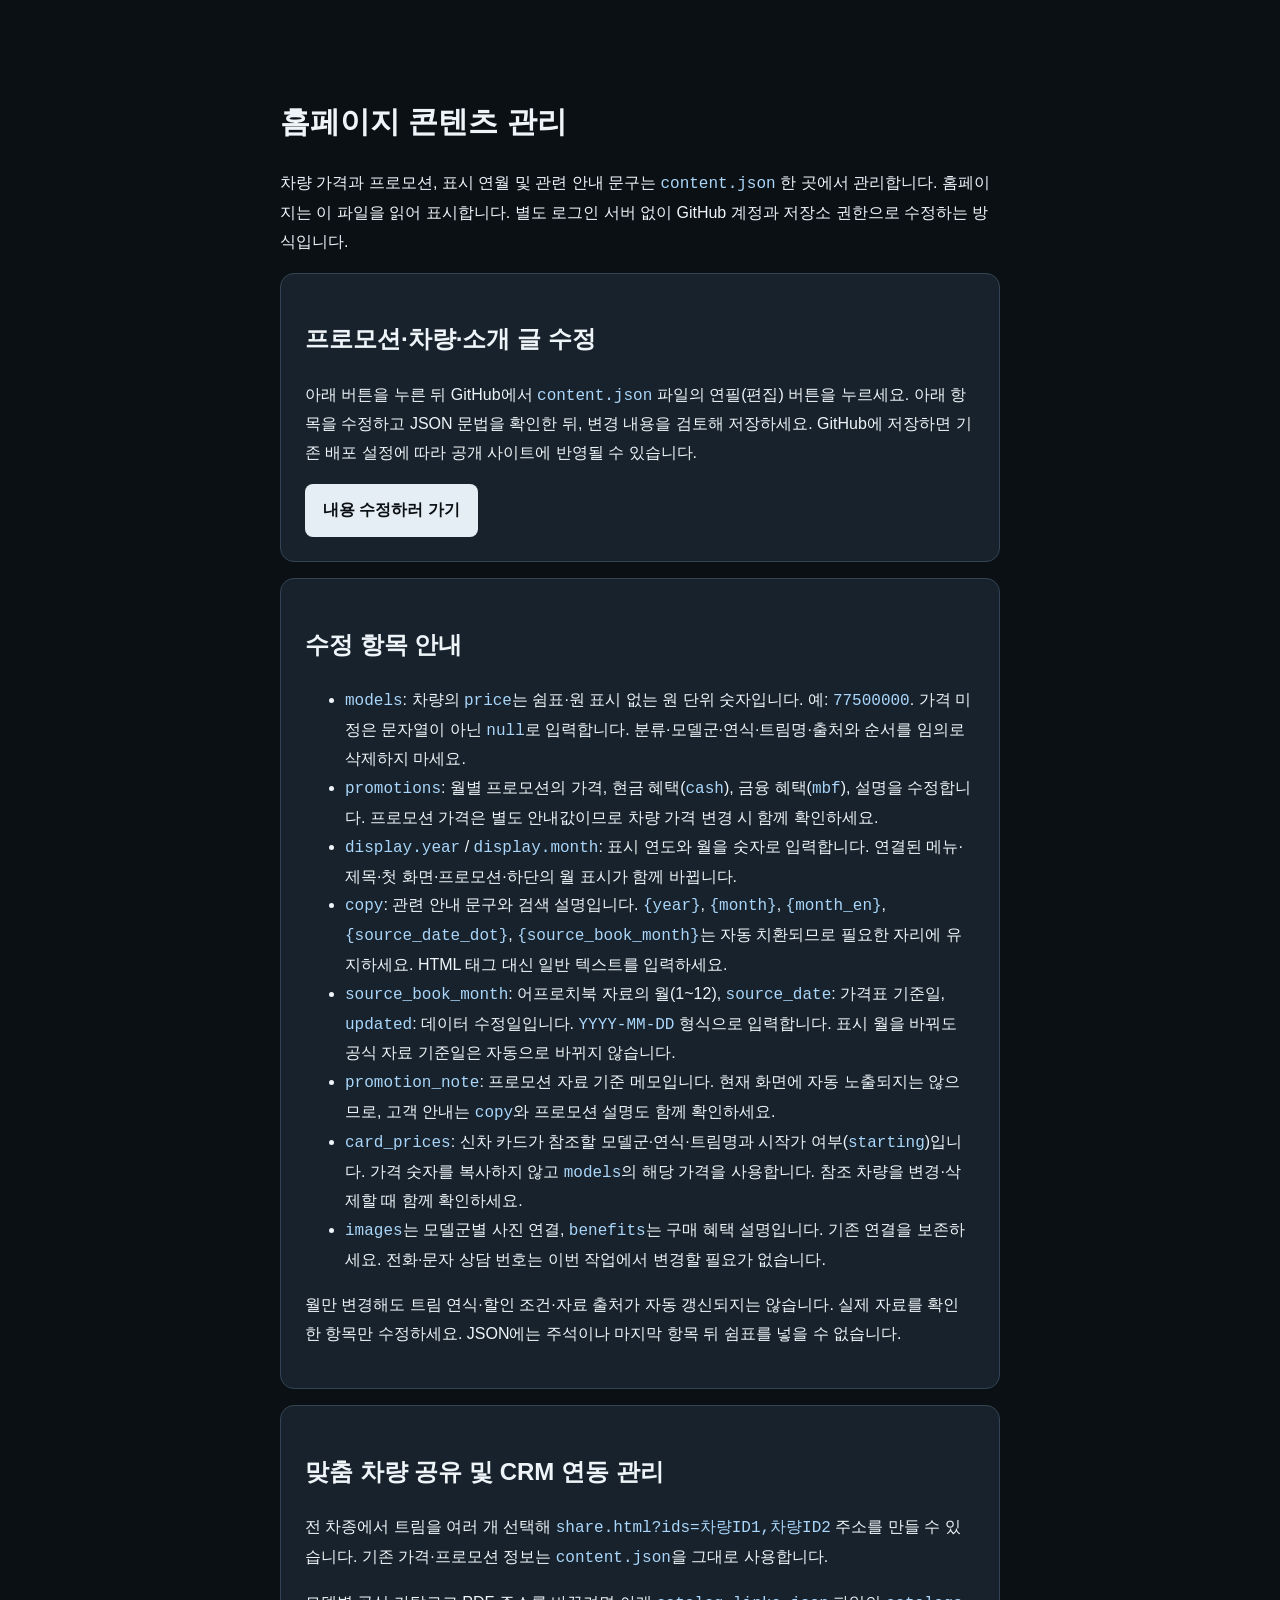
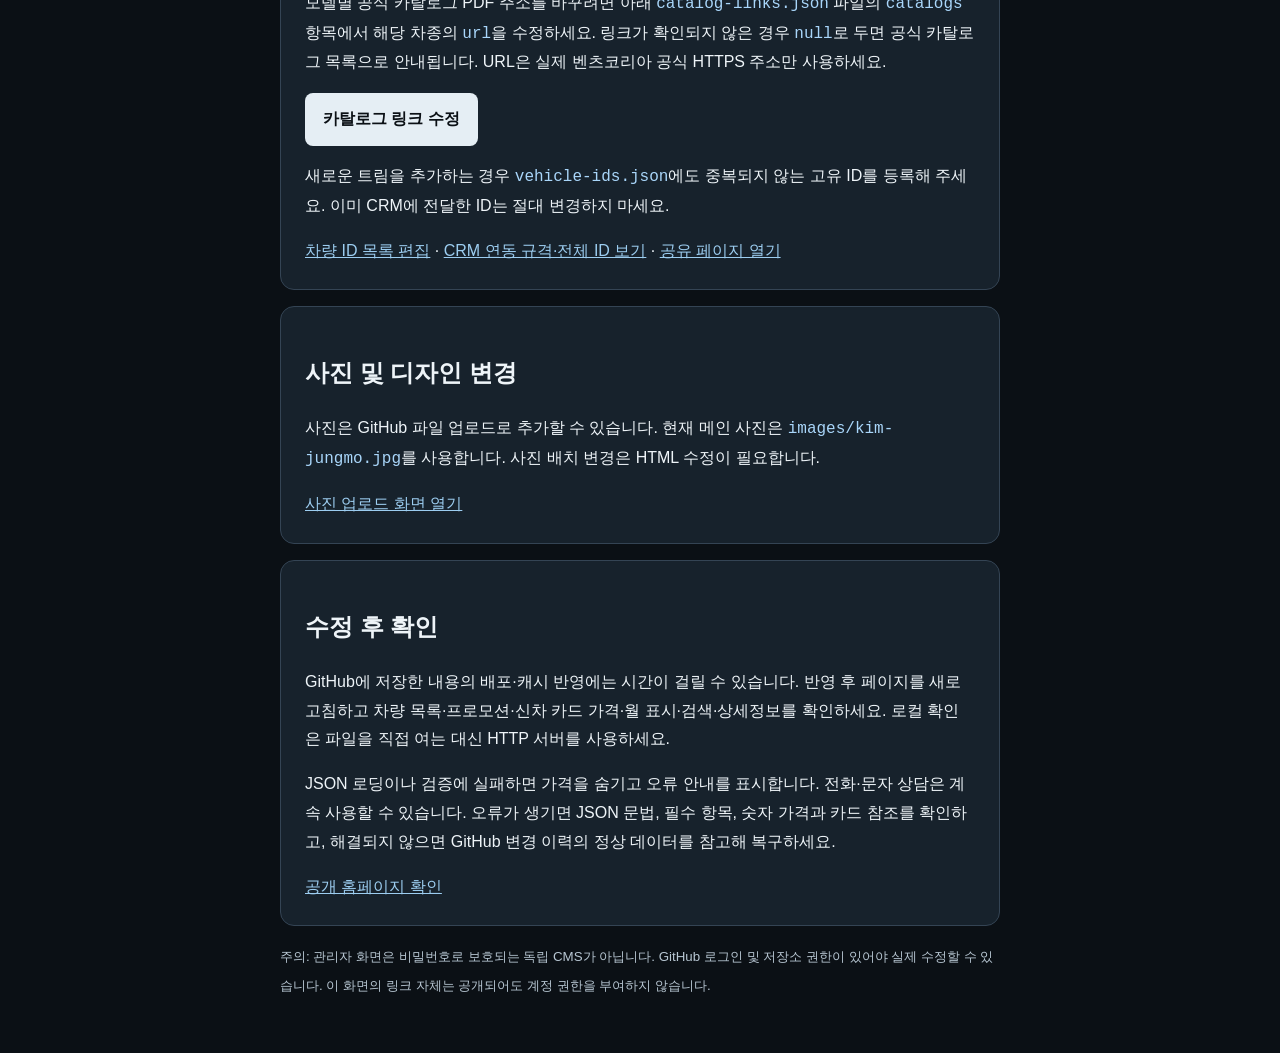
<file: admin.html>
<!doctype html><html lang="ko"><meta charset="utf-8"><meta name="viewport" content="width=device-width,initial-scale=1"><title>홈페이지 관리 안내</title><style>body{background:#0b1015;color:#eef4f8;font:16px/1.8 Arial,'Malgun Gothic',sans-serif;margin:0}main{max-width:720px;margin:55px auto;padding:20px}h1{font-size:30px}a{color:#9ccdf0} .card{background:#17222c;border:1px solid #344454;border-radius:14px;padding:24px;margin:16px 0} .button{display:inline-block;background:#e5eef4;color:#0b1015;text-decoration:none;padding:12px 18px;border-radius:8px;font-weight:bold}code{color:#a9d6fa}small{color:#b7c6d2}</style><main><h1>홈페이지 콘텐츠 관리</h1><p>차량 가격과 프로모션, 표시 연월 및 관련 안내 문구는 <code>content.json</code> 한 곳에서 관리합니다. 홈페이지는 이 파일을 읽어 표시합니다. 별도 로그인 서버 없이 GitHub 계정과 저장소 권한으로 수정하는 방식입니다.</p><div class="card"><h2>프로모션·차량·소개 글 수정</h2><p>아래 버튼을 누른 뒤 GitHub에서 <code>content.json</code> 파일의 연필(편집) 버튼을 누르세요. 아래 항목을 수정하고 JSON 문법을 확인한 뒤, 변경 내용을 검토해 저장하세요. GitHub에 저장하면 기존 배포 설정에 따라 공개 사이트에 반영될 수 있습니다.</p><a class="button" href="https://github.com/kjm032900-png/kjm032900-png.github.io/edit/main/content.json" target="_blank" rel="noopener">내용 수정하러 가기</a></div><div class="card"><h2>수정 항목 안내</h2><ul>
<li><code>models</code>: 차량의 <code>price</code>는 쉼표·원 표시 없는 원 단위 숫자입니다. 예: <code>77500000</code>. 가격 미정은 문자열이 아닌 <code>null</code>로 입력합니다. 분류·모델군·연식·트림명·출처와 순서를 임의로 삭제하지 마세요.</li>
<li><code>promotions</code>: 월별 프로모션의 가격, 현금 혜택(<code>cash</code>), 금융 혜택(<code>mbf</code>), 설명을 수정합니다. 프로모션 가격은 별도 안내값이므로 차량 가격 변경 시 함께 확인하세요.</li>
<li><code>display.year</code> / <code>display.month</code>: 표시 연도와 월을 숫자로 입력합니다. 연결된 메뉴·제목·첫 화면·프로모션·하단의 월 표시가 함께 바뀝니다.</li>
<li><code>copy</code>: 관련 안내 문구와 검색 설명입니다. <code>{year}</code>, <code>{month}</code>, <code>{month_en}</code>, <code>{source_date_dot}</code>, <code>{source_book_month}</code>는 자동 치환되므로 필요한 자리에 유지하세요. HTML 태그 대신 일반 텍스트를 입력하세요.</li>
<li><code>source_book_month</code>: 어프로치북 자료의 월(1~12), <code>source_date</code>: 가격표 기준일, <code>updated</code>: 데이터 수정일입니다. <code>YYYY-MM-DD</code> 형식으로 입력합니다. 표시 월을 바꿔도 공식 자료 기준일은 자동으로 바뀌지 않습니다.</li>
<li><code>promotion_note</code>: 프로모션 자료 기준 메모입니다. 현재 화면에 자동 노출되지는 않으므로, 고객 안내는 <code>copy</code>와 프로모션 설명도 함께 확인하세요.</li>
<li><code>card_prices</code>: 신차 카드가 참조할 모델군·연식·트림명과 시작가 여부(<code>starting</code>)입니다. 가격 숫자를 복사하지 않고 <code>models</code>의 해당 가격을 사용합니다. 참조 차량을 변경·삭제할 때 함께 확인하세요.</li>
<li><code>images</code>는 모델군별 사진 연결, <code>benefits</code>는 구매 혜택 설명입니다. 기존 연결을 보존하세요. 전화·문자 상담 번호는 이번 작업에서 변경할 필요가 없습니다.</li>
</ul><p>월만 변경해도 트림 연식·할인 조건·자료 출처가 자동 갱신되지는 않습니다. 실제 자료를 확인한 항목만 수정하세요. JSON에는 주석이나 마지막 항목 뒤 쉼표를 넣을 수 없습니다.</p></div><div class="card"><h2>맞춤 차량 공유 및 CRM 연동 관리</h2><p>전 차종에서 트림을 여러 개 선택해 <code>share.html?ids=차량ID1,차량ID2</code> 주소를 만들 수 있습니다. 기존 가격·프로모션 정보는 <code>content.json</code>을 그대로 사용합니다.</p>
<p>모델별 공식 카탈로그 PDF 주소를 바꾸려면 아래 <code>catalog-links.json</code> 파일의 <code>catalogs</code> 항목에서 해당 차종의 <code>url</code>을 수정하세요. 링크가 확인되지 않은 경우 <code>null</code>로 두면 공식 카탈로그 목록으로 안내됩니다. URL은 실제 벤츠코리아 공식 HTTPS 주소만 사용하세요.</p>
<a class="button" href="https://github.com/kjm032900-png/kjm032900-png.github.io/edit/main/catalog-links.json" target="_blank" rel="noopener">카탈로그 링크 수정</a>
<p>새로운 트림을 추가하는 경우 <code>vehicle-ids.json</code>에도 중복되지 않는 고유 ID를 등록해 주세요. 이미 CRM에 전달한 ID는 절대 변경하지 마세요.</p>
<a href="https://github.com/kjm032900-png/kjm032900-png.github.io/edit/main/vehicle-ids.json" target="_blank" rel="noopener">차량 ID 목록 편집</a> · <a href="docs/vehicle-share-crm.md">CRM 연동 규격·전체 ID 보기</a> · <a href="./share.html">공유 페이지 열기</a></div>
<div class="card"><h2>사진 및 디자인 변경</h2><p>사진은 GitHub 파일 업로드로 추가할 수 있습니다. 현재 메인 사진은 <code>images/kim-jungmo.jpg</code>를 사용합니다. 사진 배치 변경은 HTML 수정이 필요합니다.</p><a href="https://github.com/kjm032900-png/kjm032900-png.github.io/upload/main" target="_blank" rel="noopener">사진 업로드 화면 열기</a></div><div class="card"><h2>수정 후 확인</h2><p>GitHub에 저장한 내용의 배포·캐시 반영에는 시간이 걸릴 수 있습니다. 반영 후 페이지를 새로고침하고 차량 목록·프로모션·신차 카드 가격·월 표시·검색·상세정보를 확인하세요. 로컬 확인은 파일을 직접 여는 대신 HTTP 서버를 사용하세요.</p><p>JSON 로딩이나 검증에 실패하면 가격을 숨기고 오류 안내를 표시합니다. 전화·문자 상담은 계속 사용할 수 있습니다. 오류가 생기면 JSON 문법, 필수 항목, 숫자 가격과 카드 참조를 확인하고, 해결되지 않으면 GitHub 변경 이력의 정상 데이터를 참고해 복구하세요.</p><a href="./">공개 홈페이지 확인</a></div><small>주의: 관리자 화면은 비밀번호로 보호되는 독립 CMS가 아닙니다. GitHub 로그인 및 저장소 권한이 있어야 실제 수정할 수 있습니다. 이 화면의 링크 자체는 공개되어도 계정 권한을 부여하지 않습니다.</small></main></html>
</file>
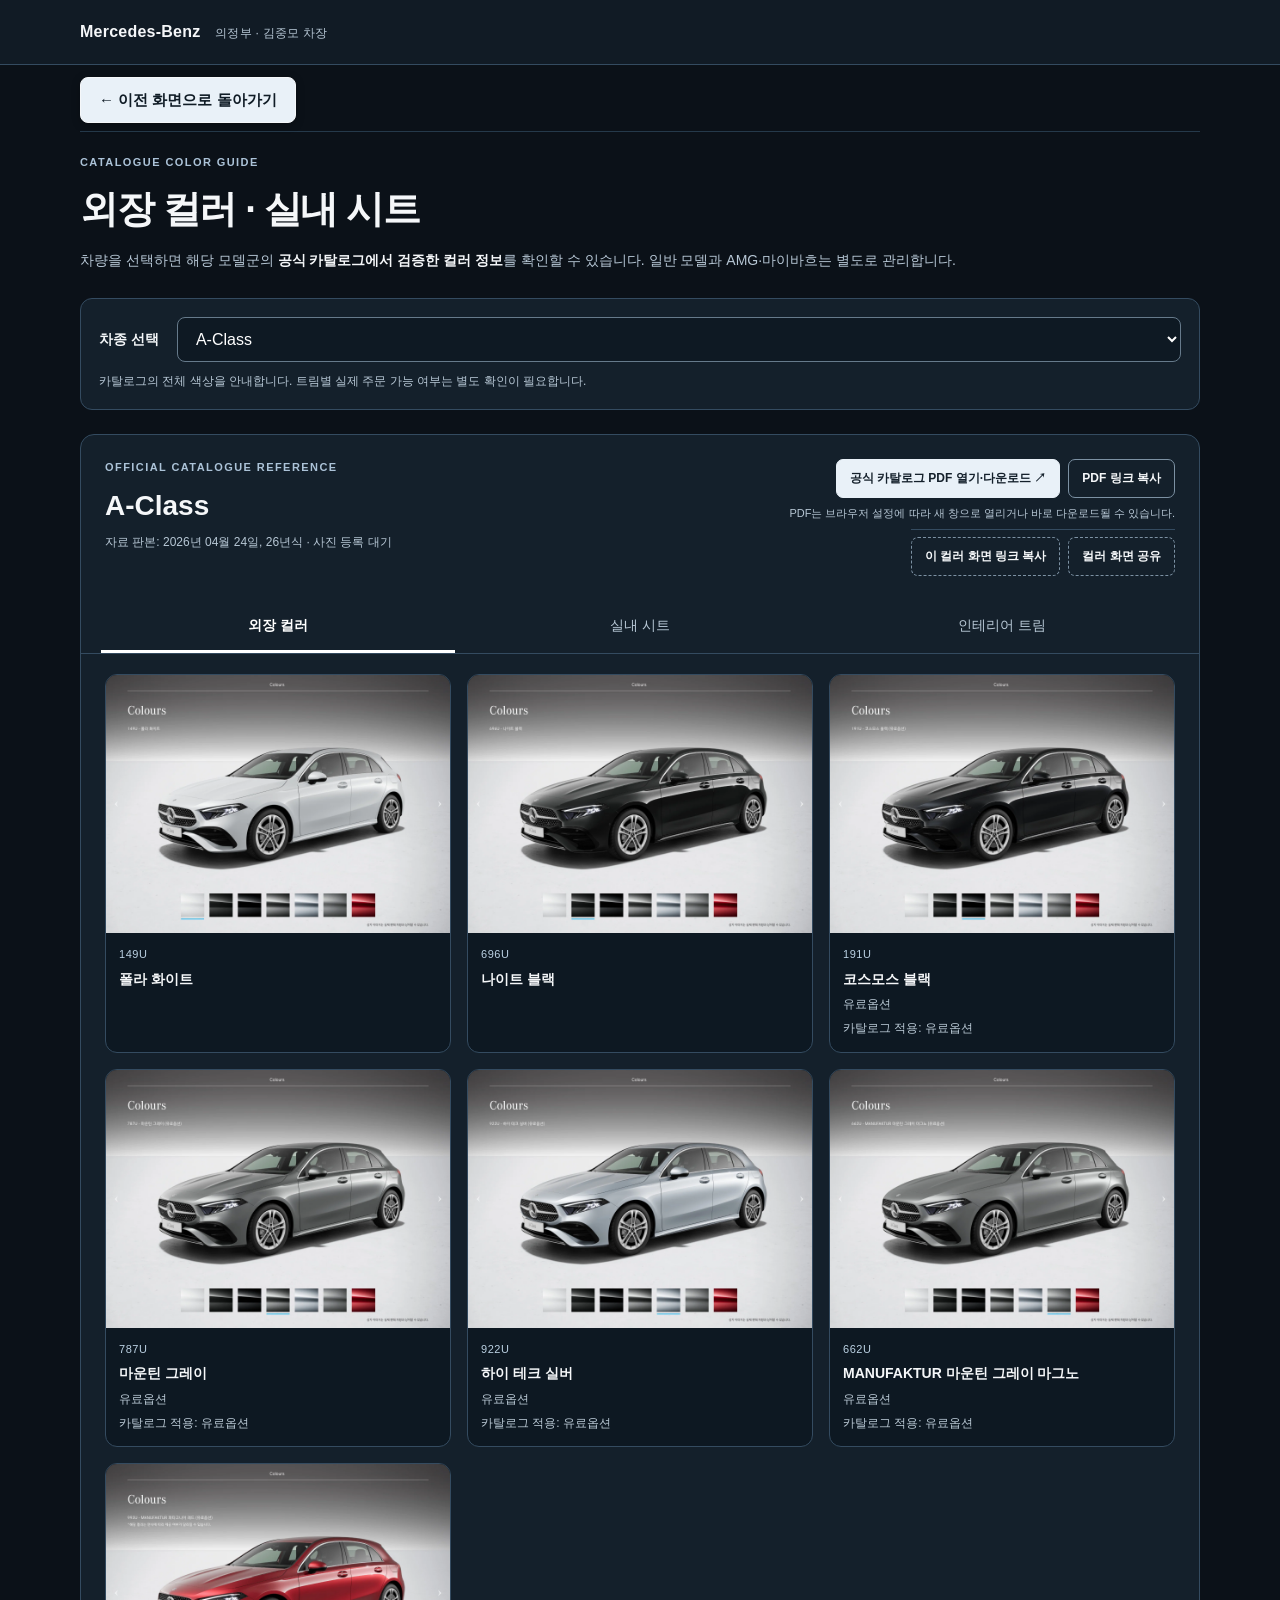
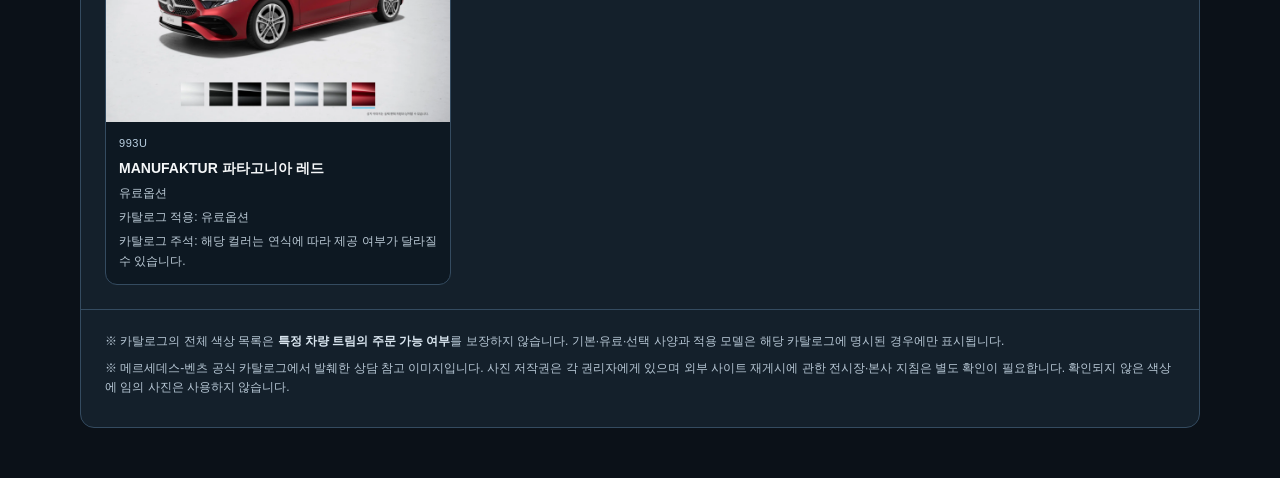
<file: colors.html>
<!doctype html>
<html lang="ko">
<head>
<meta charset="utf-8">
<meta name="viewport" content="width=device-width,initial-scale=1">
<meta name="robots" content="noindex,nofollow">
<meta name="description" content="메르세데스-벤츠 의정부 전시장 김중모 차장 상담용 차량 컬러 안내">
<title>차량 외장·실내 컬러 | Mercedes-Benz 의정부</title>
<link rel="stylesheet" href="./colors.css?v=20261120-back-pdf-ux">
<script src="./eclass-sprites.js" defer></script>
<script src="./colors.js?v=20261120-back-pdf-ux" defer></script>
</head>
<body>
<header class="topbar">
  <div class="container topbar-inner"><a class="brand" href="./index.html">Mercedes-Benz <span>의정부 · 김중모 차장</span></a></div>
</header>
<main class="container">
  <div class="return-bar"><a id="returnToModel" class="return-button" href="./index.html#models">← 이전 화면으로 돌아가기</a></div>
  <div class="intro"><p class="eyebrow">CATALOGUE COLOR GUIDE</p><h1>외장 컬러 · 실내 시트</h1><p>차량을 선택하면 해당 모델군의 <strong>공식 카탈로그에서 검증한 컬러 정보</strong>를 확인할 수 있습니다. 일반 모델과 AMG·마이바흐는 별도로 관리합니다.</p></div>
  <section class="selector" aria-label="차량 선택">
    <label for="family">차종 선택</label>
    <select id="family" aria-label="차종 선택"><option>불러오는 중…</option></select>
    <div id="catalogChooser" class="catalog-chooser" hidden><label for="catalogKind">카탈로그 종류</label><select id="catalogKind" aria-label="AMG 차체 종류에 따른 공식 카탈로그 선택"></select></div>
    <div id="modelDetails" class="model-details" aria-live="polite"></div>
  </section>
  <section class="guide" aria-label="컬러 가이드">
    <div class="guide-head">
      <div><p class="eyebrow">OFFICIAL CATALOGUE REFERENCE</p><h2 id="guideTitle">차종을 선택해 주세요</h2><p class="guide-caption" id="guideSubtitle"></p></div>
      <div class="catalog-actions">
        <div class="catalog-action-row">
          <a id="catalogSource" class="source-link source-primary" href="https://www.mercedes-benz.co.kr/passengercars/models/catalog.html" target="_blank" rel="noopener noreferrer">공식 카탈로그 목록 보기 ↗</a>
          <button type="button" id="copyCatalogLink" class="source-link action-button" hidden>PDF 링크 복사</button>
        </div>
        <p id="pdfActionHint" class="download-hint">공식 카탈로그 제공 여부를 확인하고 있습니다.</p>
        <div class="catalog-action-row guide-share-row">
          <button type="button" id="copyColorLink" class="source-link action-button">이 컬러 화면 링크 복사</button>
          <button type="button" id="shareColorLink" class="source-link action-button">컬러 화면 공유</button>
        </div>
        <p id="shareFeedback" class="share-feedback" role="status" aria-live="polite" hidden></p>
      </div>
    </div>
    <div class="tabs" role="tablist" aria-label="컬러 종류">
      <button type="button" id="tab-exterior" class="tab is-active" role="tab" aria-controls="colorPanel" aria-selected="true" data-tab="exterior">외장 컬러</button>
      <button type="button" id="tab-seats" class="tab" role="tab" aria-controls="colorPanel" aria-selected="false" data-tab="seats">실내 시트</button>
      <button type="button" id="tab-interiorTrims" class="tab" role="tab" aria-controls="colorPanel" aria-selected="false" data-tab="interiorTrims">인테리어 트림</button>
    </div>
    <div id="status" class="status" role="status" aria-live="polite">자료를 불러오는 중입니다.</div>
    <div id="colorPanel" role="tabpanel" aria-labelledby="tab-exterior">
      <div class="color-grid" id="colorGrid"></div>
      <div id="exteriorExtras" class="exterior-extras" hidden></div>
    </div>
    <div class="catalog-footer">
      <p>※ 카탈로그의 전체 색상 목록은 <strong>특정 차량 트림의 주문 가능 여부</strong>를 보장하지 않습니다. 기본·유료·선택 사양과 적용 모델은 해당 카탈로그에 명시된 경우에만 표시됩니다.</p>
      <p>※ 메르세데스-벤츠 공식 카탈로그에서 발췌한 상담 참고 이미지입니다. 사진 저작권은 각 권리자에게 있으며 외부 사이트 재게시에 관한 전시장·본사 지침은 별도 확인이 필요합니다. 확인되지 않은 색상에 임의 사진은 사용하지 않습니다.</p>
    </div>
  </section>
</main>
<dialog id="photoDialog" class="photo-dialog" aria-label="컬러 이미지 확대">
  <div class="photo-dialog-inner"><button id="photoClose" class="photo-close" type="button" aria-label="이미지 닫기">닫기 ×</button><img id="photo" alt=""><div id="spriteZoom" class="sprite-zoom" role="img" hidden></div><h3 id="photoName"></h3><p id="photoMeta"></p><a id="openOriginalPage" class="original-pdf-link" target="_blank" rel="noopener noreferrer" hidden>공식 PDF 원본 페이지 보기 ↗</a></div>
</dialog>
</body>
</html>
</file>
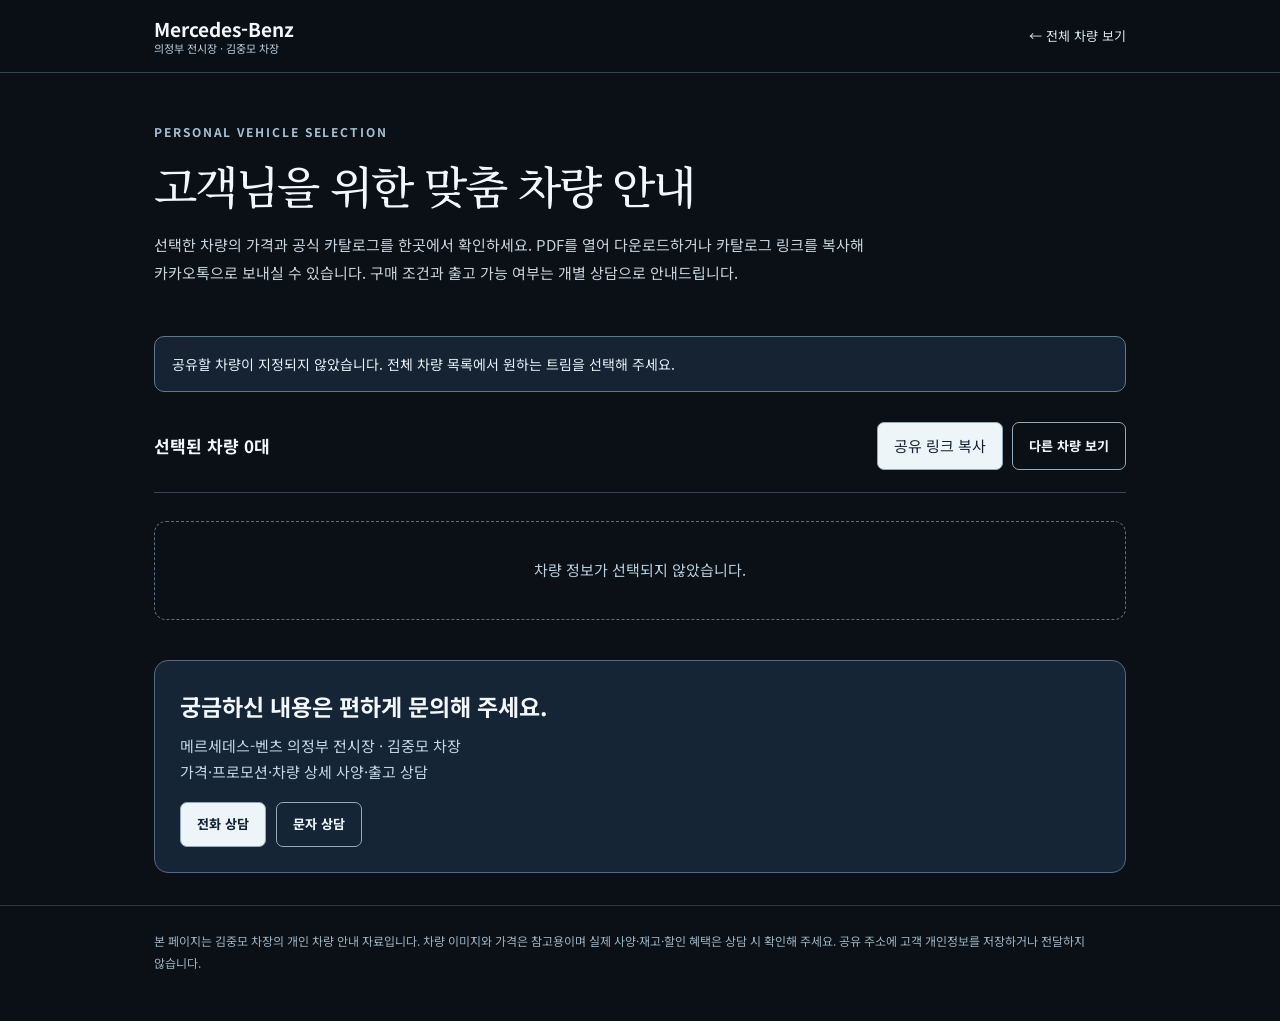
<file: share.html>
<!doctype html>
<html lang="ko">
<head>
<meta charset="utf-8">
<meta name="viewport" content="width=device-width,initial-scale=1">
<meta name="description" content="메르세데스-벤츠 의정부 전시장 김중모 차장의 맞춤 차량 정보와 공식 가격 및 카탈로그 안내">
<meta name="robots" content="noindex,nofollow">
<title>맞춤 차량 안내 | Mercedes-Benz 의정부</title>
<link rel="preconnect" href="https://fonts.googleapis.com">
<link rel="preconnect" href="https://fonts.gstatic.com" crossorigin>
<link href="https://fonts.googleapis.com/css2?family=Noto+Sans+KR:wght@400;500;600;700;800&amp;family=Noto+Serif+KR:wght@400;500;600&amp;display=swap" rel="stylesheet">
<link rel="stylesheet" href="./vehicle-share.css">
<script src="./vehicle-share-page.js" defer></script>
</head>
<body class="share-page">
<header class="share-topbar">
  <div class="share-inner share-head">
    <a class="share-brand" href="./index.html">Mercedes-Benz<small>의정부 전시장 · 김중모 차장</small></a>
    <a class="share-back" href="./index.html#models">← 전체 차량 보기</a>
  </div>
</header>
<main class="share-inner">
  <section class="share-hero">
    <div class="share-eyebrow">PERSONAL VEHICLE SELECTION</div>
    <h1>고객님을 위한 맞춤 차량 안내</h1>
    <p class="share-intro">선택한 차량의 가격과 공식 카탈로그를 한곳에서 확인하세요. PDF를 열어 다운로드하거나 카탈로그 링크를 복사해 카카오톡으로 보내실 수 있습니다. 구매 조건과 출고 가능 여부는 개별 상담으로 안내드립니다.</p>
  </section>
  <div id="shareStatus" class="share-status" role="status" aria-live="polite">차량 정보를 확인하고 있습니다.</div>
  <section class="share-summary" aria-label="선택한 차량">
    <strong id="shareCount">선택 차량 확인 중</strong>
    <div class="share-actions">
      <button type="button" id="copyShareLink" class="share-link-btn">공유 링크 복사</button>
      <a class="share-link-outline" href="./index.html#models">다른 차량 보기</a>
    </div>
  </section>
  <section id="shareResults" class="share-results" aria-label="맞춤 차량별 상세 정보"></section>
  <section class="share-contact">
    <h2>궁금하신 내용은 편하게 문의해 주세요.</h2>
    <p>메르세데스-벤츠 의정부 전시장 · 김중모 차장<br>가격·프로모션·차량 상세 사양·출고 상담</p>
    <div class="share-contact-links">
      <a id="shareCall" class="share-link-btn" href="tel:01047250270">전화 상담</a>
      <a id="shareSms" class="share-link-outline" href="sms:01047250270">문자 상담</a>
    </div>
  </section>
</main>
<footer class="share-footer"><div class="share-inner">본 페이지는 김중모 차장의 개인 차량 안내 자료입니다. 차량 이미지와 가격은 참고용이며 실제 사양·재고·할인 혜택은 상담 시 확인해 주세요. 공유 주소에 고객 개인정보를 저장하거나 전달하지 않습니다.</div></footer>
</body>
</html>
</file>
<file: model-gallery.css>
/* Model gallery inspired by the tidy, aligned presentation of Mercedes-Benz Korea.
   Original layout and code; no official-site HTML or branding artwork copied. */
/* A silver gallery with gentle dark-to-light transitions: preserve the official-style cards without harsh white bands. */
#models{position:relative;isolation:isolate;background:#e9edf0;color:#171c20;border:0}
#models::before,#models::after{content:"";position:absolute;left:0;right:0;height:64px;pointer-events:none;z-index:0}
#models::before{top:0;background:linear-gradient(to bottom,#0b1016 0%,#e9edf0 100%)}
#models::after{bottom:0;background:linear-gradient(to bottom,#e9edf0 0%,#0b1016 100%)}
#models>.wrap{position:relative;z-index:1}
@media(prefers-reduced-motion:reduce){#models::before,#models::after{transition:none}}
#models .eyebrow{color:#67737c}
#models .section-intro{color:#3b4852;max-width:900px}
#models .models{grid-template-columns:repeat(3,minmax(0,1fr));gap:24px;align-items:stretch;grid-auto-rows:auto}
#models .gallery-group-heading{grid-column:1/-1;color:#18202a;font-family:'Noto Serif KR',Georgia,serif;font-size:clamp(26px,3vw,36px);font-weight:500;letter-spacing:-.035em;line-height:1.3;margin:22px 0 3px;padding-top:10px}
#models .gallery-group-heading:first-child{margin-top:0}
#models .model{background:#f9fafb;border:1px solid #d8dee3;border-radius:22px;min-width:0;min-height:404px;overflow:hidden;display:flex;flex-direction:column;box-shadow:none;transition:transform .18s ease,box-shadow .18s ease}
#models .model:hover{transform:translateY(-3px);box-shadow:0 9px 25px #15202a15}
#models .model-heading{text-align:center;padding:22px 12px 5px;flex:none;min-height:104px}
#models .model-mark{display:block;color:#4c5053;font-family:Georgia,'Times New Roman',serif;font-size:12px}
#models .model-heading h3{font-family:'Noto Serif KR',Georgia,serif;font-size:26px;font-weight:500;line-height:1.3;margin:8px 0 6px;word-break:keep-all}
#models .gallery-badges{display:flex;gap:5px;align-items:center;justify-content:center;min-height:21px}
#models .gallery-badge{display:inline-flex;align-items:center;justify-content:center;padding:3px 10px;border-radius:4px;background:#d6dade;color:#1d242a;font-size:11px;font-weight:700;line-height:1.3}
#models .gallery-badge-new{background:#075eb5;color:#fff}
#models .model-photo{aspect-ratio:16/9;display:flex;align-items:center;justify-content:center;background:transparent;min-width:0;padding:0 10px;overflow:hidden}
#models .model-photo img,#models .model-photo--studio img{width:100%;height:100%;object-fit:contain!important;object-position:center center;transform:none!important;image-rendering:auto;background:transparent!important}
#models .photo-pending{background:transparent;color:#5b6772;min-height:200px}
#models .model-footer{display:flex;flex-direction:column;align-items:center;text-align:center;justify-content:flex-end;flex:1;gap:6px;padding:8px 15px 21px;color:#28313a;min-height:111px}
#models .model-footer small{font-size:13px;color:#455360}
#models .model-footer .starting{font-size:17px;font-weight:800;margin:0;line-height:1.55;color:#18242e}
#models .model-footer button{color:#172a38;border:1px solid #9aa7b1;border-radius:6px;background:#fff;padding:10px 14px;font-size:14px;font-weight:700;line-height:1.45;margin:4px 0 0;cursor:pointer;min-height:44px}
#models .model-footer button:hover{background:#172c3a;color:white}
#models .model-footer button:focus-visible{outline:3px solid #2f75b7;outline-offset:3px}
#models .filter{background:#fff;color:#344451;border-color:#c3cbd1}
#models .filter.active{background:#182f40;color:#fff;border-color:#182f40}
#models .search{background:#f5f6f7;color:#263340;border-color:#a3acb6}
#models .search::placeholder{color:#67717a}
#models .count,#models .muted-note{color:#53606c}
#models .btn{color:#1b2d3a;border-color:#899ba9}
#models .btn:hover{background:#f1f4f5}
#new .launch-grid{grid-template-columns:repeat(3,minmax(0,1fr))}
#new .launch img{aspect-ratio:16/9;object-fit:contain;background:#f2f3f4}
@media(max-width:980px){#models .models{grid-template-columns:repeat(2,minmax(0,1fr));gap:16px}#new .launch-grid{grid-template-columns:repeat(2,minmax(0,1fr))}}
@media(max-width:600px){#models::before,#models::after{height:44px}#models .wrap{padding:0 15px}#models .models{grid-template-columns:1fr;gap:15px}#models .gallery-group-heading{margin-top:16px;font-size:28px}#models .model{max-width:500px;width:100%;margin:0 auto;min-height:408px}#models .model-heading{padding-top:18px;min-height:92px}#models .model-heading h3{font-size:24px}#models .model-photo{aspect-ratio:16/9}#models .model-footer{min-height:105px}#new .launch-grid{grid-template-columns:1fr}}
@media(prefers-reduced-motion:reduce){#models .model{transition:none}#models .model:hover{transform:none}}

/* Reliable catalogue loading indicator, visible in the model section on mobile. */
.catalog-load-warning{padding:16px 18px;margin:14px 0 22px;border:1px solid #8fa1b0;border-radius:12px;background:#f9fafb;color:#1b2d39;font-size:14px;line-height:1.55}
.catalog-load-warning[hidden]{display:none!important}
.catalog-load-warning p{margin:0 0 12px}
.catalog-load-warning button{min-height:44px;padding:10px 16px;border:1px solid #304e64;background:#172f42;color:#fff;border-radius:7px;font-weight:800;font-size:14px;cursor:pointer}
.catalog-load-warning button:focus-visible{outline:3px solid #2f75b7;outline-offset:2px}
</file>
<file: delivery-shorts.css>
/* Real delivery Shorts gallery: static previews first, one opt-in video player. */
#story .shorts-intro{font-size:15px;color:#c3d0dc;line-height:1.75;max-width:680px;margin:0}
#story .shorts-head{display:flex;justify-content:space-between;align-items:end;gap:22px;margin:0 0 24px}
#story .shorts-head-actions{display:flex;flex-direction:column;align-items:flex-end;gap:12px;flex-shrink:0}
#story .shorts-count{color:#afc6d8;font-size:12px;letter-spacing:.05em}
#story .shorts-channel{min-height:43px;display:inline-flex;align-items:center;justify-content:center;background:#eef3f7;color:#142330;border-radius:7px;padding:10px 15px;text-decoration:none;font-size:13px;font-weight:800;border:1px solid #eef3f7}
#story .shorts-channel:hover{background:#fff}
#story .shorts-grid{display:grid;grid-template-columns:repeat(5,minmax(0,1fr));gap:16px;margin-top:8px}
#story .shorts-card{min-width:0;background:#17222e;border:1px solid #40536a;border-radius:12px;overflow:hidden;transition:transform .16s ease,border-color .16s ease}
#story .shorts-card:hover{transform:translateY(-3px);border-color:#8aa6ba}
#story .shorts-card[hidden]{display:none}
#story .shorts-card-button{border:0;padding:0;background:transparent;display:block;width:100%;cursor:pointer;color:#f4f8fb;text-align:left;font:inherit}
#story .shorts-card-button:focus-visible{outline:3px solid #92d4ff;outline-offset:-4px}
#story .shorts-image{display:block;position:relative;width:100%;aspect-ratio:9/16;overflow:hidden;background:linear-gradient(135deg,#1d3244,#0e151e)}
#story .shorts-image img{display:block;width:100%;height:100%;object-fit:cover;object-position:center}
#story .shorts-image-unavailable::before{content:'MERCEDES-BENZ · DELIVERY';position:absolute;inset:0;display:grid;place-items:center;color:#dce8f3;font-size:11px;text-align:center;letter-spacing:.08em;padding:20px}
#story .shorts-image::after{content:'';position:absolute;inset:auto 0 0;height:35%;background:linear-gradient(to top,#0008,transparent);pointer-events:none}
#story .shorts-play-icon{position:absolute;top:50%;left:50%;transform:translate(-50%,-50%);width:52px;height:52px;border-radius:50%;background:#0b1825c9;border:1px solid #ffffffab;color:#fff;display:grid;place-items:center;padding-left:3px;font-size:17px;z-index:1}
#story .shorts-film-label{position:absolute;bottom:11px;left:11px;font-size:10px;font-weight:800;letter-spacing:.14em;color:#fff;z-index:1}
#story .shorts-card-copy{display:flex;flex-direction:column;gap:4px;padding:13px 11px 15px;min-height:83px}
#story .shorts-car-title{font-size:14px;font-weight:800;line-height:1.4;min-height:38px;word-break:keep-all;overflow-wrap:anywhere}
#story .shorts-car-type{font-size:12px;color:#bdd0de}
#story .shorts-more-wrap{margin:23px 0 0;text-align:center}
#story .shorts-more{background:transparent;color:#e9f5ff;border:1px solid #7d96ab;border-radius:8px;padding:12px 24px;min-height:45px;font-size:14px;font-weight:800;cursor:pointer}
#story .shorts-more:hover{background:#23384a}
#story .shorts-more[hidden]{display:none}
#story .shorts-footnote{font-size:12px;color:#aebfcd;margin:17px 0 0;text-align:center}
.shorts-dialog{border:1px solid #546b7d;border-radius:14px;max-height:95dvh;max-width:min(490px,calc(100% - 22px));width:100%;background:#0e1822;color:#f7fbff;padding:0;box-shadow:0 30px 80px #000b}
.shorts-dialog::backdrop{background:#000d}
.shorts-dialog-head{display:flex;align-items:center;justify-content:space-between;gap:12px;padding:14px 16px;border-bottom:1px solid #354a5c}
.shorts-dialog-head h3{font-size:16px;line-height:1.4;margin:0;min-width:0;overflow-wrap:anywhere}
.shorts-dialog-head button{flex-shrink:0;min-height:40px;min-width:50px;border:1px solid #7992a6;color:#fff;background:#203244;border-radius:7px;cursor:pointer}
.shorts-dialog-video{aspect-ratio:9/16;max-height:min(72dvh,720px);margin:auto;background:#000}
.shorts-dialog-video iframe{width:100%;height:100%;border:0;display:block}
.shorts-dialog-bottom{padding:12px 16px 16px;text-align:center}
.shorts-dialog-bottom a{display:inline-flex;align-items:center;justify-content:center;min-height:44px;padding:10px 18px;background:#edf3f7;border-radius:7px;color:#12212e;text-decoration:none;font-size:13px;font-weight:800}
@media(max-width:1000px){#story .shorts-grid{grid-template-columns:repeat(4,minmax(0,1fr))}}
@media(max-width:760px){#story .shorts-grid{grid-template-columns:repeat(3,minmax(0,1fr));gap:12px}}
@media(max-width:550px){#story .shorts-head{flex-direction:column;align-items:flex-start}#story .shorts-head-actions{width:100%;flex-direction:row;justify-content:space-between;align-items:center}#story .shorts-grid{grid-template-columns:repeat(2,minmax(0,1fr));gap:11px}#story .shorts-card-copy{padding:10px 9px 12px;min-height:88px}#story .shorts-car-title{font-size:13px}#story .shorts-car-type{font-size:11px}#story .shorts-play-icon{width:46px;height:46px}#story .shorts-intro{font-size:14px}#story .shorts-head-actions .shorts-channel{font-size:12px;padding:9px 12px}}
@media(prefers-reduced-motion:reduce){#story .shorts-card{transition:none}#story .shorts-card:hover{transform:none}}
</file>
<file: vehicle-share.css>
/* Simple model picker: one resource group per model, price rows only.
   Existing share.html customer-link layout is preserved below. */
#dialogResources{border:1px solid #58778e;background:#172b3b;border-radius:10px;padding:15px;margin:14px 0 22px;min-width:0}
#dialogResources .resources-title{font-size:15px;font-weight:800;color:#f2f7fb;margin:0 0 9px}
#dialogCatalogues{font-size:12px;color:#c8dce9;min-width:0}
.share-catalogue-summary{font-size:12px;color:#cbddea;margin:0 0 10px;line-height:1.6}
.share-catalogue-list{display:grid;grid-template-columns:repeat(auto-fit,minmax(min(100%,265px),1fr));gap:10px}
.share-catalogue-entry{border:1px solid #466579;background:#10212f;padding:13px;border-radius:8px;min-width:0}
.share-catalogue-entry h4{font-size:14px;font-weight:800;line-height:1.5;margin:0 0 4px;color:#f3f8fb;overflow-wrap:anywhere}
.share-catalogue-meta{font-size:11px;color:#c7d8e5;line-height:1.6;margin:0 0 9px;overflow-wrap:anywhere}
.share-catalogue-applies{font-size:11px;line-height:1.5;margin:0 0 10px;color:#dce8ef;overflow-wrap:anywhere}
.share-catalogue-actions{display:flex;flex-wrap:wrap;gap:8px}
.share-catalogue-actions a,.share-catalogue-actions button,#dialogColorsLink{display:inline-flex;align-items:center;justify-content:center;min-height:42px;padding:9px 12px;border-radius:7px;border:1px solid #7e9aaf;font-size:12px;font-weight:700;text-align:center;text-decoration:none;line-height:1.45;cursor:pointer;overflow-wrap:anywhere}
.share-catalogue-actions a{background:#edf4f8;border-color:#edf4f8;color:#142532}
.share-catalogue-actions button{background:#223a4b;color:#f5f9fc}
#dialogColorsLink{margin-top:12px;background:#263e50;color:#f5f9fc}
.share-catalogue-actions a:hover,.share-catalogue-actions button:hover,#dialogColorsLink:hover{filter:brightness(1.12)}
.share-catalogue-actions a:focus-visible,.share-catalogue-actions button:focus-visible,#dialogColorsLink:focus-visible{outline:3px solid #8fcaff;outline-offset:3px}
.share-action-note{font-size:11px;line-height:1.5;color:#cbdce8;margin:8px 0 0}
.catalog-copy-feedback{font-size:12px;color:#cfe6f5;background:#214158;border-radius:7px;margin:10px 0 0;padding:9px}
.catalog-copy-feedback:empty{display:none}
@media(max-width:740px){
#dialogResources{padding:12px;margin:10px 0 17px}
.share-catalogue-actions{display:grid;grid-template-columns:repeat(2,minmax(0,1fr));gap:7px}
.share-catalogue-actions a,.share-catalogue-actions button{font-size:11px;min-width:0;padding:9px 6px}
#dialogColorsLink{min-height:44px;width:100%;font-size:12px}
}
@media(max-width:380px){.share-catalogue-actions{grid-template-columns:1fr}}

/* Customer-facing share page */
:root{--s-bg:#0b1016;--s-panel:#151e28;--s-line:#344657;--s-ink:#f3f7fb;--s-sub:#c7d3dd}
.share-page{min-height:100vh;margin:0;background:var(--s-bg);color:var(--s-ink);font:15px/1.75 'Noto Sans KR','Apple SD Gothic Neo','Malgun Gothic',sans-serif;word-break:keep-all}
.share-page *{box-sizing:border-box}
.share-page a{color:inherit;text-decoration:none}
.share-page button{font:inherit;cursor:pointer}
.share-page button:focus-visible,.share-page a:focus-visible{outline:3px solid #91d0ff;outline-offset:3px}
.share-topbar{position:sticky;top:0;z-index:10;background:#0b1016f2;border-bottom:1px solid var(--s-line);backdrop-filter:blur(10px)}
.share-inner{max-width:1020px;margin:auto;padding:0 24px}
.share-head{display:flex;align-items:center;justify-content:space-between;gap:18px;min-height:72px}
.share-brand{font-size:19px;line-height:1.35;font-weight:700}
.share-brand small{display:block;color:#b9cddd;font-size:11px;font-weight:400}
.share-back{font-size:13px;color:#d9e6ef!important;white-space:nowrap}
.share-hero{padding:48px 0 30px}
.share-eyebrow{font-size:12px;letter-spacing:.16em;color:#a8bfd1;font-weight:700}
.share-hero h1{font-family:'Noto Serif KR',serif;font-weight:500;letter-spacing:-.045em;line-height:1.4;font-size:clamp(30px,3.5vw,45px);margin:12px 0 14px}
.share-intro{margin:0;color:var(--s-sub);line-height:1.9;max-width:720px}
.share-status{border:1px solid #61788c;background:#152332;border-radius:10px;padding:15px 17px;margin:18px 0;color:#e7f0f7;font-size:14px}
.share-summary{display:flex;justify-content:space-between;align-items:center;flex-wrap:wrap;gap:14px;padding:12px 0 22px;border-bottom:1px solid var(--s-line)}
.share-summary strong{font-size:17px}
.share-actions{display:flex;flex-wrap:wrap;gap:9px}
.share-link-btn,.share-link-outline{display:inline-flex;justify-content:center;align-items:center;min-height:42px;padding:10px 16px;border-radius:7px;border:1px solid #94a9b9;font-size:13px;font-weight:750;text-align:center}
.share-link-btn{background:#eef5f9;color:#142434!important}
.share-link-outline{background:transparent;color:#eaf3f8!important}
.share-results{display:grid;grid-template-columns:repeat(2,minmax(0,1fr));gap:20px;padding:28px 0 40px}
.share-card{background:var(--s-panel);border:1px solid var(--s-line);border-radius:14px;overflow:hidden;min-width:0}
.share-card-photo{height:248px;background:#d8dee3;display:flex;align-items:center;justify-content:center;color:#263747;font-weight:700}
.share-card-photo img{width:100%;height:100%;object-fit:contain;display:block}
.share-card-body{padding:22px}
.share-card-meta{color:#a6c1d5;font-weight:700;font-size:12px;letter-spacing:.02em}
.share-card h2{font-size:20px;line-height:1.5;margin:8px 0 16px;letter-spacing:-.03em}
.share-card-price{font-size:24px;font-weight:800;letter-spacing:-.03em;margin:0 0 14px}
.share-specs{border-top:1px solid var(--s-line);margin:16px 0;padding:13px 0 0}
.share-specs div{display:grid;grid-template-columns:90px 1fr;gap:10px;margin:7px 0;font-size:13px}
.share-specs dt{color:#a3bacc}.share-specs dd{margin:0;color:#e2eaf2;overflow-wrap:anywhere}
.share-card-actions{display:grid;grid-template-columns:1fr 1fr;gap:9px;margin-top:17px}
.share-card-actions a,.share-card-actions button{min-width:0}
.share-card-actions>a:first-child{grid-column:1/-1}
.share-card-actions button{cursor:pointer}
.share-card-tip{font-size:12px;color:#d0e1ed;line-height:1.65;margin:10px 0 0}
.share-card-foot{font-size:12px;color:#aebfce;line-height:1.7;margin:14px 0 0}
.share-contact{background:#152536;border:1px solid #526b81;border-radius:14px;padding:25px;margin-bottom:32px}
.share-contact h2{font-size:23px;margin:0 0 7px}
.share-contact p{color:#c5d6e3;margin:0 0 17px}
.share-contact-links{display:flex;flex-wrap:wrap;gap:10px}
.share-footer{font-size:12px;color:#9eb3c3;border-top:1px solid #283948;padding:24px 0 48px;line-height:1.8}
.share-empty{grid-column:1/-1;text-align:center;padding:35px 20px;color:#b9cddd;border:1px dashed #5a7084;border-radius:12px}
[hidden]{display:none!important}
@media(max-width:740px){
.share-inner{padding:0 17px}.share-head{min-height:65px}.share-brand{font-size:16px}.share-brand small{font-size:10px}
.share-hero{padding:34px 0 19px}.share-intro{font-size:14px}.share-results{grid-template-columns:1fr;gap:14px;padding:20px 0 30px}
.share-card-photo{height:205px}.share-card-body{padding:17px}.share-card h2{font-size:18px}.share-card-price{font-size:22px}.share-card-actions a{font-size:12px;padding:10px 6px}
.share-summary{align-items:stretch}.share-summary .share-actions{width:100%}.share-summary .share-actions>*{flex:1}
.share-contact{padding:18px}.share-contact h2{font-size:20px}.share-contact-links>*{flex:1}
}
@media(max-width:355px){.share-back{font-size:11px}.share-card-actions{grid-template-columns:1fr}}


/* Model modal: consolidate identical official PDF links before the price table. */
#dialogTable .share-dialog-intro{margin-bottom:10px}
#dialogTable .share-catalogue-panel{margin:0 0 19px;min-width:0}
#dialogTable .share-catalogue-summary{font-size:12px;color:#cee0ec;margin:0 0 9px}
#dialogTable .share-catalogue-list{display:grid;grid-template-columns:repeat(auto-fit,minmax(min(100%,265px),1fr));gap:10px}
#dialogTable .share-catalogue-entry{min-width:0;padding:13px 14px;border-radius:9px;border:1px solid #59768c;background:#182a3a}
#dialogTable .share-catalogue-entry h4{font-size:14px;font-weight:800;color:#f1f7fc;margin:0 0 3px;line-height:1.45;overflow-wrap:anywhere}
#dialogTable .share-catalogue-meta{font-size:11px;color:#c5d9e7;line-height:1.6;margin:0 0 10px;overflow-wrap:anywhere}
#dialogTable .share-catalogue-applies{font-size:11px;color:#d5e4ed;margin:0 0 10px;line-height:1.6;overflow-wrap:anywhere}
#dialogTable .share-catalogue-actions{display:flex;gap:8px;flex-wrap:wrap}
#dialogTable .share-catalogue-actions a,#dialogTable .share-catalogue-actions button{display:inline-flex;justify-content:center;align-items:center;text-align:center;min-height:42px;padding:9px 11px;border:1px solid #819eb4;border-radius:7px;background:#233648;color:#f4f8fb;font-size:12px;font-weight:700;line-height:1.4;text-decoration:none;cursor:pointer}
#dialogTable .share-catalogue-actions a{background:#eaf2f7;color:#142434;border-color:#eaf2f7}
#dialogTable .share-catalogue-actions a:hover,#dialogTable .share-catalogue-actions button:hover{filter:brightness(1.12)}
#dialogTable .share-catalogue-actions a:focus-visible,#dialogTable .share-catalogue-actions button:focus-visible{outline:3px solid #90caff;outline-offset:3px}
#dialogTable .share-catalogue-entry .share-action-note{margin:9px 0 0}
#dialogTable .share-action-row td{padding-bottom:11px}
#dialogTable .share-single-button{min-height:37px;padding:7px 11px;font-size:11px}
@media(max-width:740px){
#dialogTable .share-catalogue-entry{padding:12px}
#dialogTable .share-catalogue-actions{display:grid;grid-template-columns:minmax(0,1fr) minmax(0,1fr)}
#dialogTable .share-catalogue-actions a,#dialogTable .share-catalogue-actions button{min-width:0;padding:9px 6px;font-size:11px;overflow-wrap:anywhere}
#dialogTable .share-row-actions{display:flex;justify-content:flex-start}
#dialogTable .share-row-actions .share-single-button{padding:8px 11px;min-height:38px}
#dialogTable .share-action-row td{padding:5px 0 11px}
}
@media(max-width:380px){#dialogTable .share-catalogue-actions{grid-template-columns:1fr}}
</file>
<file: colors.css>
:root{color-scheme:dark;--bg:#0b1118;--panel:#14202b;--panel2:#1c2b38;--line:#344b60;--text:#f5f7f9;--muted:#b7c7d5;--accent:#dbe7f1}
*{box-sizing:border-box}html{scroll-behavior:smooth}body{margin:0;background:var(--bg);color:var(--text);font-family:Pretendard,"Noto Sans KR",-apple-system,BlinkMacSystemFont,"Segoe UI",sans-serif;line-height:1.6}
a{color:inherit}button,select{font:inherit}.container{width:min(1120px,calc(100% - 36px));margin:auto}
.topbar{background:#111b25;border-bottom:1px solid var(--line);position:sticky;top:0;z-index:5}.topbar-inner{min-height:64px;display:flex;justify-content:space-between;align-items:center;gap:16px}.brand{text-decoration:none;font-weight:800;font-size:16px;letter-spacing:.015em}.brand span{font-size:12px;font-weight:500;color:var(--muted);margin-left:10px}.back-link{font-size:13px;text-decoration:none;border:1px solid var(--line);border-radius:8px;padding:7px 10px;white-space:nowrap}
.intro{padding:36px 0 26px}.eyebrow{color:#acc3d8;font-size:11px;letter-spacing:.13em;font-weight:700;margin:0 0 7px}.intro h1{font-size:clamp(26px,4vw,38px);letter-spacing:-.035em;margin:0 0 10px}.intro p:not(.eyebrow){margin:0;color:var(--muted);font-size:14px}.intro strong{color:var(--text)}
.selector{border:1px solid var(--line);border-radius:12px;padding:18px;background:var(--panel);display:grid;grid-template-columns:auto minmax(190px,1fr);gap:10px 18px;align-items:center;margin-bottom:24px}.selector label{font-weight:700;font-size:14px}.selector select{background:#0e1923;border:1px solid #667a8b;border-radius:8px;color:#fff;padding:12px 14px;width:100%;min-height:45px}.model-details{grid-column:1/-1;font-size:12px;color:var(--muted)}.model-details strong{color:#fff}
.guide{background:var(--panel);border:1px solid var(--line);border-radius:14px;overflow:hidden;margin-bottom:50px}.guide-head{padding:24px;display:flex;justify-content:space-between;align-items:center;gap:16px}.guide-head h2{font-size:clamp(21px,3vw,28px);margin:0}.guide-caption{color:var(--muted);font-size:12px;margin:5px 0 0}.source-link{border:1px solid #7c91a3;padding:9px 13px;border-radius:7px;text-decoration:none;font-size:12px;white-space:nowrap;display:inline-block}.source-link:hover,.back-link:hover{background:#273c4e}
.tabs{display:grid;grid-template-columns:repeat(3,minmax(0,1fr));padding:0 20px;gap:8px;border-bottom:1px solid var(--line)}.tab{background:transparent;border:0;border-bottom:3px solid transparent;color:var(--muted);padding:14px 8px;font-size:14px;cursor:pointer}.tab.is-active{border-bottom-color:#fff;color:#fff;font-weight:800}.tab:focus-visible,a:focus-visible,button:focus-visible,select:focus-visible{outline:2px solid #a8d2ff;outline-offset:2px}
.status{margin:18px 24px 0;color:var(--muted);font-size:14px;background:#213241;padding:15px 17px;border-radius:9px}.status[hidden]{display:none}#colorPanel{padding:20px 24px 24px;min-height:160px}.color-grid{display:grid;grid-template-columns:repeat(3,minmax(0,1fr));gap:16px}.color-card{margin:0;border:1px solid var(--line);border-radius:12px;overflow:hidden;background:#0d1822}.photo-trigger{display:block;width:100%;padding:0;background:#e0e6e9;border:0;cursor:zoom-in;position:relative}.photo-trigger img{width:100%;aspect-ratio:4/3;object-fit:contain;display:block}.photo-trigger:disabled{cursor:default}.photo-placeholder{aspect-ratio:4/3;display:flex;align-items:center;justify-content:center;text-align:center;padding:15px;font-size:12px;font-weight:700;color:#344250;background:#e0e6e9}.color-info{padding:13px}.color-code{color:#bcd2e4;font-size:11px;letter-spacing:.05em}.color-info h3{margin:4px 0;font-size:14px;overflow-wrap:anywhere}.meta{font-size:12px;color:#bbcad6;margin:5px 0 0}.catalog-footer{border-top:1px solid var(--line);padding:14px 24px 22px;color:var(--muted);font-size:12px}.catalog-footer p{margin:8px 0}.catalog-footer strong{color:#dbe7f1}
.photo-dialog{border:1px solid #586d7b;border-radius:13px;background:#12212f;color:#fff;max-width:min(900px,calc(100vw - 22px));width:100%;padding:0}.photo-dialog::backdrop{background:#000d}.photo-dialog-inner{padding:15px;text-align:center}.photo-close{display:block;margin:0 0 12px auto;border:1px solid #8294a3;color:white;border-radius:6px;background:transparent;padding:7px 12px;cursor:pointer}.photo-dialog img{max-width:100%;max-height:68vh;object-fit:contain}.photo-dialog h3{font-size:17px;margin:9px 0 0}.photo-dialog p{font-size:12px;color:var(--muted)}
@media(max-width:850px){.color-grid{grid-template-columns:repeat(2,minmax(0,1fr))}}
@media(max-width:520px){.container{width:min(100% - 24px,1120px)}.topbar-inner{min-height:58px}.brand{font-size:13px}.brand span{display:block;font-size:10px;margin-left:0}.back-link{font-size:11px}.intro{padding:24px 0 18px}.selector{grid-template-columns:1fr;padding:14px;gap:8px}.selector label{font-size:12px}.guide-head{padding:17px;display:block}.source-link{margin-top:12px}.tabs{padding:0 8px;gap:0}.tab{font-size:12px;padding:12px 2px}#colorPanel{padding:14px;min-height:140px}.color-grid{gap:10px}.color-info{padding:9px}.color-info h3{font-size:12px}.status{margin:14px 14px 0;font-size:12px;padding:11px}.catalog-footer{padding:12px 14px 18px}.photo-dialog img{max-height:62vh}}

[hidden]{display:none!important}
.catalog-chooser{grid-column:1/-1;display:grid;grid-template-columns:auto 1fr;align-items:center;gap:12px;border-top:1px solid var(--line);padding-top:14px}
.catalog-chooser label{font-size:13px}
.catalog-chooser select{width:100%}
@media(max-width:520px){.catalog-chooser{grid-template-columns:1fr;gap:6px}}

.exterior-extras{margin-top:22px;padding:16px;border:1px solid var(--line);background:#1b2a38;border-radius:10px}.extras-heading{margin:0 0 8px;font-size:15px}.exterior-extra{font-size:13px;padding:9px 0;border-top:1px solid #35495b}.exterior-extra strong{color:#f5f7f9}.exterior-extra span{color:var(--muted)}.exterior-extra p{margin:4px 0 0}

/* Original catalogue photographs preserved in compact per-tab atlases. */
.photo-sprite{display:block;width:100%;aspect-ratio:280/144;background-color:#e8edf1;background-repeat:no-repeat;}
.sprite-zoom{display:block;width:min(840px,calc(100vw - 72px));max-width:100%;aspect-ratio:280/144;background-color:#e8edf1;background-repeat:no-repeat;margin:auto;border-radius:8px;}
.photo-dialog [hidden]{display:none!important}
.color-card:has(.photo-sprite){border-color:#4b687a}

/* Full catalogue pages are displayed without cropped option texts or forced 4:3 resizing. */
.photo-trigger img.catalog-original{aspect-ratio:auto;height:auto;object-fit:contain;background:#1a2632}
.photo-dialog:has(img.catalog-original:not([hidden])){max-width:min(1280px,calc(100vw - 18px));}
.photo-dialog img.catalog-original{width:100%;height:auto;max-height:82vh;object-fit:contain;}

.original-pdf-link{display:inline-block;margin:9px auto 4px;border:1px solid #91acc0;border-radius:7px;padding:8px 12px;font-size:13px;font-weight:700;text-decoration:none;color:#fff}
.original-pdf-link:hover{background:#294358}


/* Shared source PDF pages: one large image, complete per-option names. */
.color-card--combined{grid-column:1/-1;border-color:#52718a}
.combined-head{display:flex;justify-content:space-between;align-items:center;gap:14px;padding:15px 18px;border-bottom:1px solid var(--line);background:#172635}
.combined-title{margin:0;font-size:17px;font-weight:800}
.combined-caption{margin:3px 0 0;color:var(--muted);font-size:12px}
.combined-count{flex-shrink:0;white-space:nowrap;color:#d5e7f5;border:1px solid #6a8aa0;border-radius:30px;font-size:12px;font-weight:700;padding:5px 10px}
.combined-body{display:grid;grid-template-columns:minmax(0,1.55fr) minmax(275px,1fr);align-items:start}
.combined-media{min-width:0;background:#17212b}
.color-card--combined .photo-trigger{background:#17212b}
.color-card--combined .photo-trigger img.catalog-original{width:100%;height:auto;max-height:660px;object-fit:contain}
.combined-options{min-width:0;padding:12px 17px 16px}
.combined-options-title{margin:0 0 8px;font-size:12px;color:#b8cfe1;font-weight:700}
.combined-option{padding:9px 0 10px;border-top:1px solid #30485b;overflow-wrap:anywhere}
.combined-option .color-code{display:block;margin-bottom:1px}
.combined-option-name{display:block;font-size:13px;line-height:1.45}
.combined-option .meta{font-size:11px;margin:3px 0 0}
@media(max-width:760px){.combined-body{grid-template-columns:1fr}.combined-options{padding:12px 15px 16px}.combined-option{padding:9px 0}.combined-head{padding:13px 15px}.combined-title{font-size:15px}}
@media(max-width:520px){.combined-head{align-items:flex-start}.combined-caption{font-size:11px}.combined-count{font-size:10px;padding:4px 7px}.combined-option-name{font-size:12px}}

/* Visible history-back control and clearly separated PDF / colour-guide actions. */
.return-bar{position:sticky;top:64px;z-index:4;padding:12px 0 8px;background:var(--bg);border-bottom:1px solid #25394a}
.return-button{display:inline-flex;align-items:center;justify-content:center;min-height:44px;padding:10px 18px;border-radius:8px;border:1px solid #f5f7f9;background:#e9f1f8;color:#101c26;text-decoration:none;font-size:15px;font-weight:800;box-shadow:0 2px 9px #0004}
.return-button:hover{background:#fff;transform:translateY(-1px)}
.return-button:focus-visible{outline:3px solid #9fd2ff;outline-offset:2px}
.intro{padding-top:22px}
.guide-head{align-items:flex-start}
.catalog-actions{display:flex;flex-direction:column;gap:7px;align-items:flex-end;min-width:0;max-width:60%}
.catalog-action-row{display:flex;gap:8px;align-items:center;justify-content:flex-end;flex-wrap:wrap}
.catalog-actions .source-link{background:transparent;color:var(--text);cursor:pointer;font:inherit;font-size:12px;font-weight:700;min-height:37px}
.catalog-actions .source-primary{background:#e9f1f8;color:#14202b;border-color:#e9f1f8}
.catalog-actions .source-primary:hover{background:#fff}
.catalog-actions .action-button:hover{background:#273c4e}
.catalog-actions [hidden]{display:none!important}
.download-hint{font-size:11px;line-height:1.5;color:var(--muted);margin:0;text-align:right}
.guide-share-row{padding-top:7px;border-top:1px solid var(--line)}
.guide-share-row .source-link{border-style:dashed}
.share-feedback{margin:3px 0 0;padding:8px 11px;border:1px solid #7197b3;background:#193346;border-radius:7px;font-size:12px;color:#f5f7f9;max-width:360px}
.share-feedback[hidden]{display:none!important}
@media(max-width:760px){
  .guide-head{flex-direction:column;gap:18px}
  .catalog-actions{align-items:flex-start;max-width:100%;width:100%}
  .catalog-action-row{justify-content:flex-start}
  .download-hint{text-align:left}
  .guide-share-row{width:100%}
}
@media(max-width:520px){
  .return-bar{padding:9px 0}
  .return-button{font-size:14px;min-height:46px;width:100%}
  .catalog-action-row{width:100%}
  .catalog-actions .source-link{font-size:11px;padding:10px 12px;white-space:normal;line-height:1.4}
  .guide-head{padding:18px}
}
</file>
